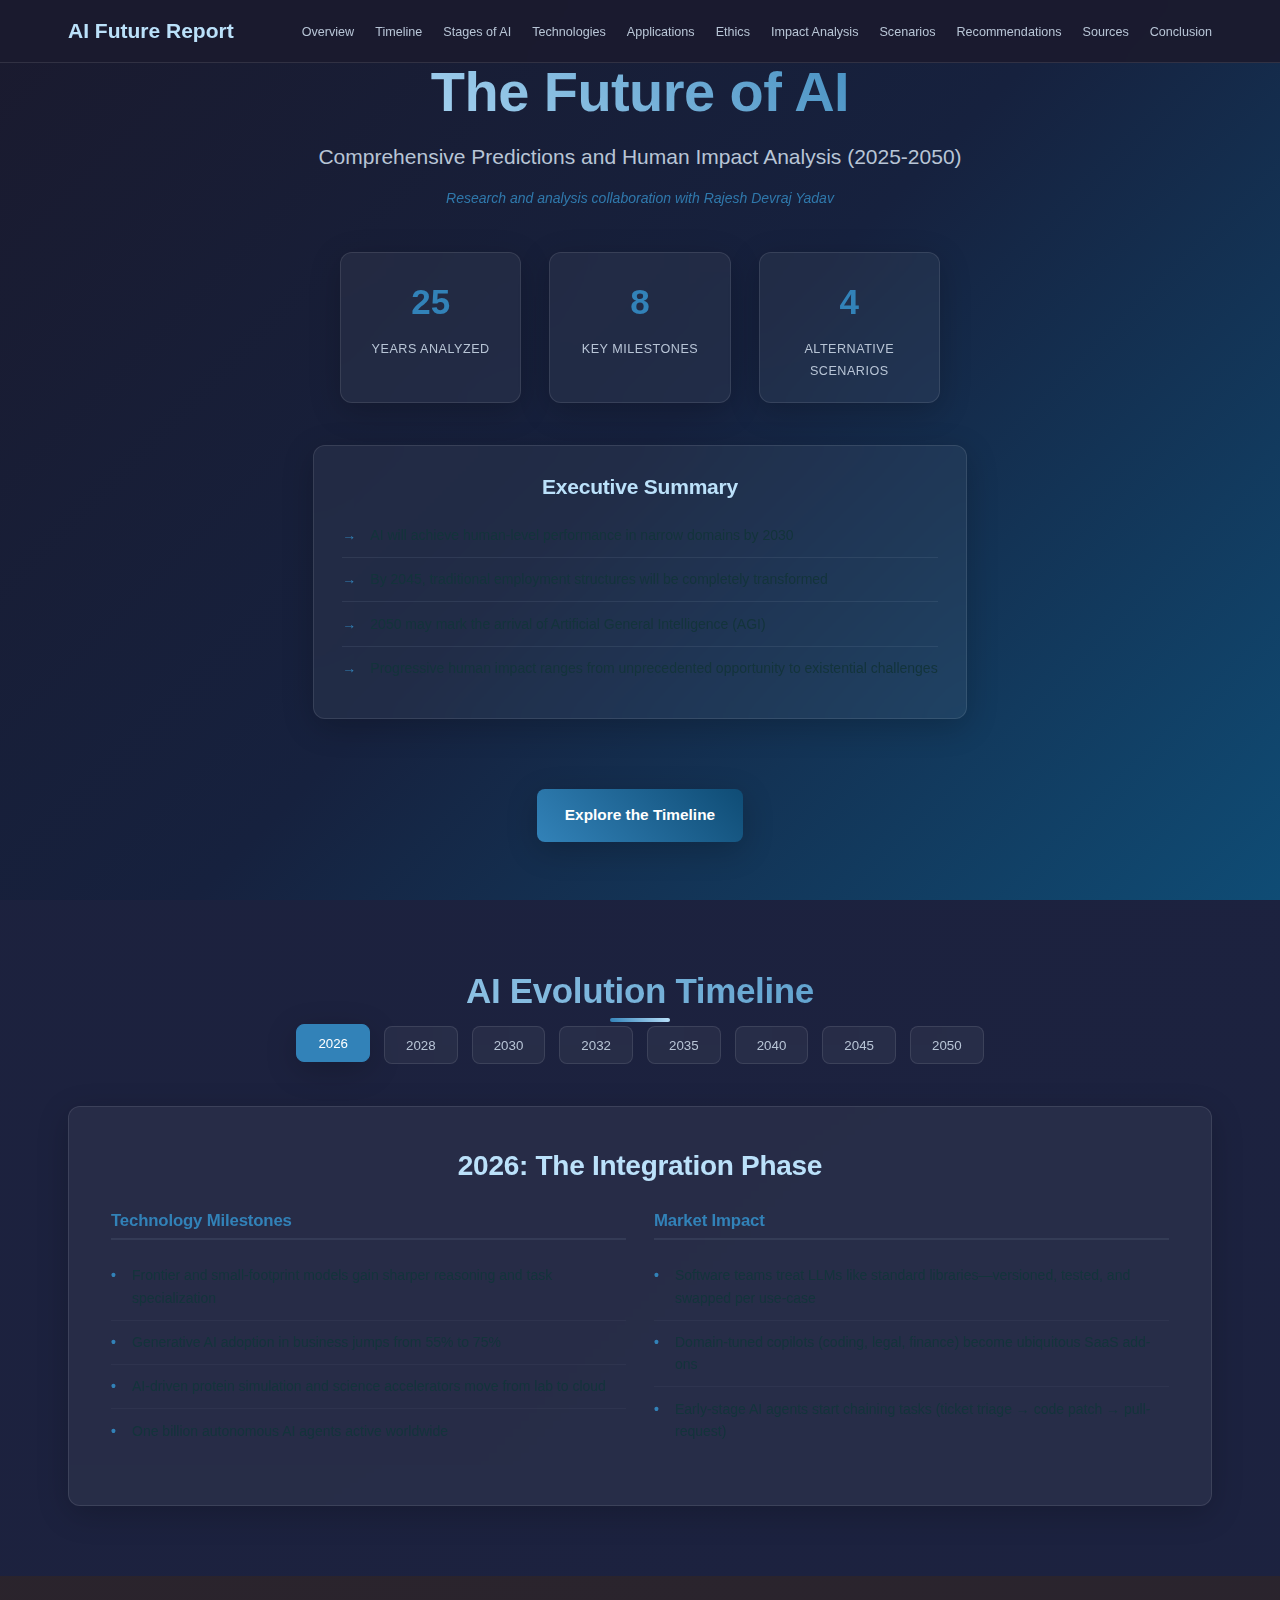
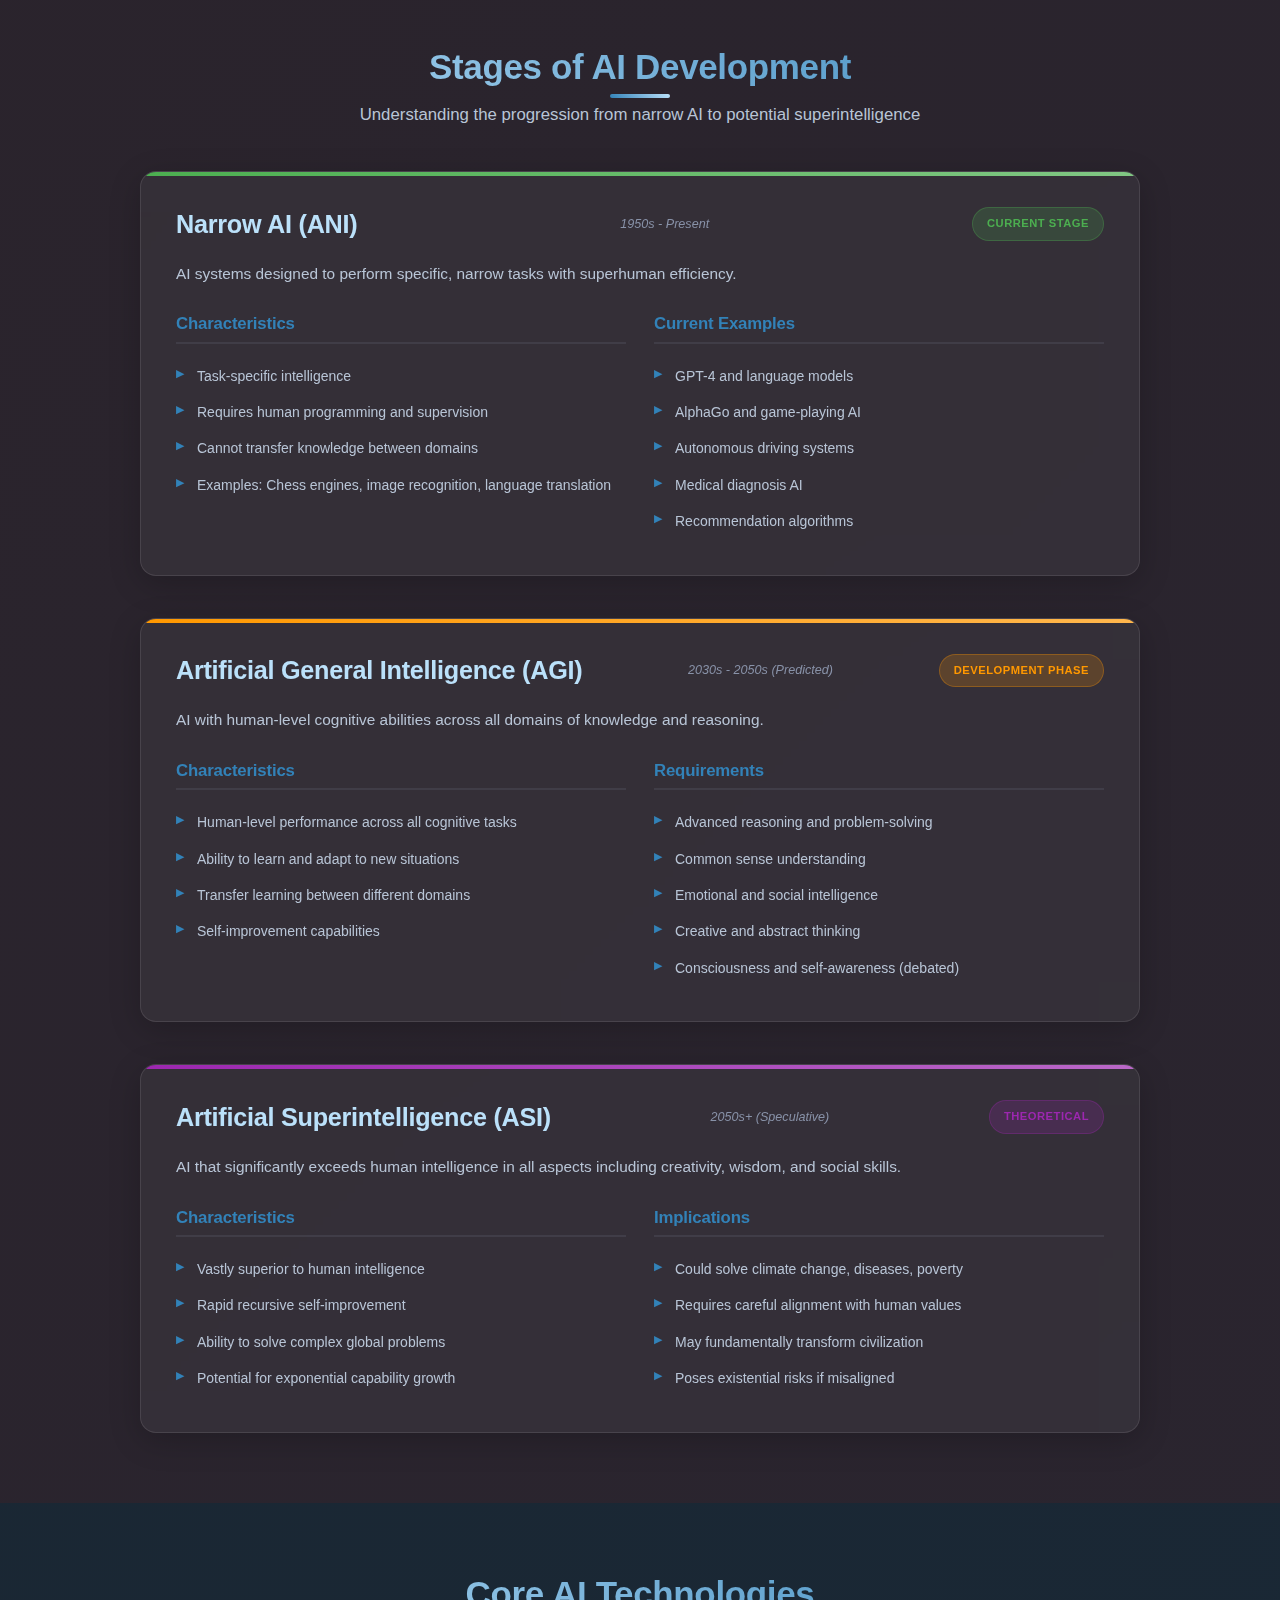
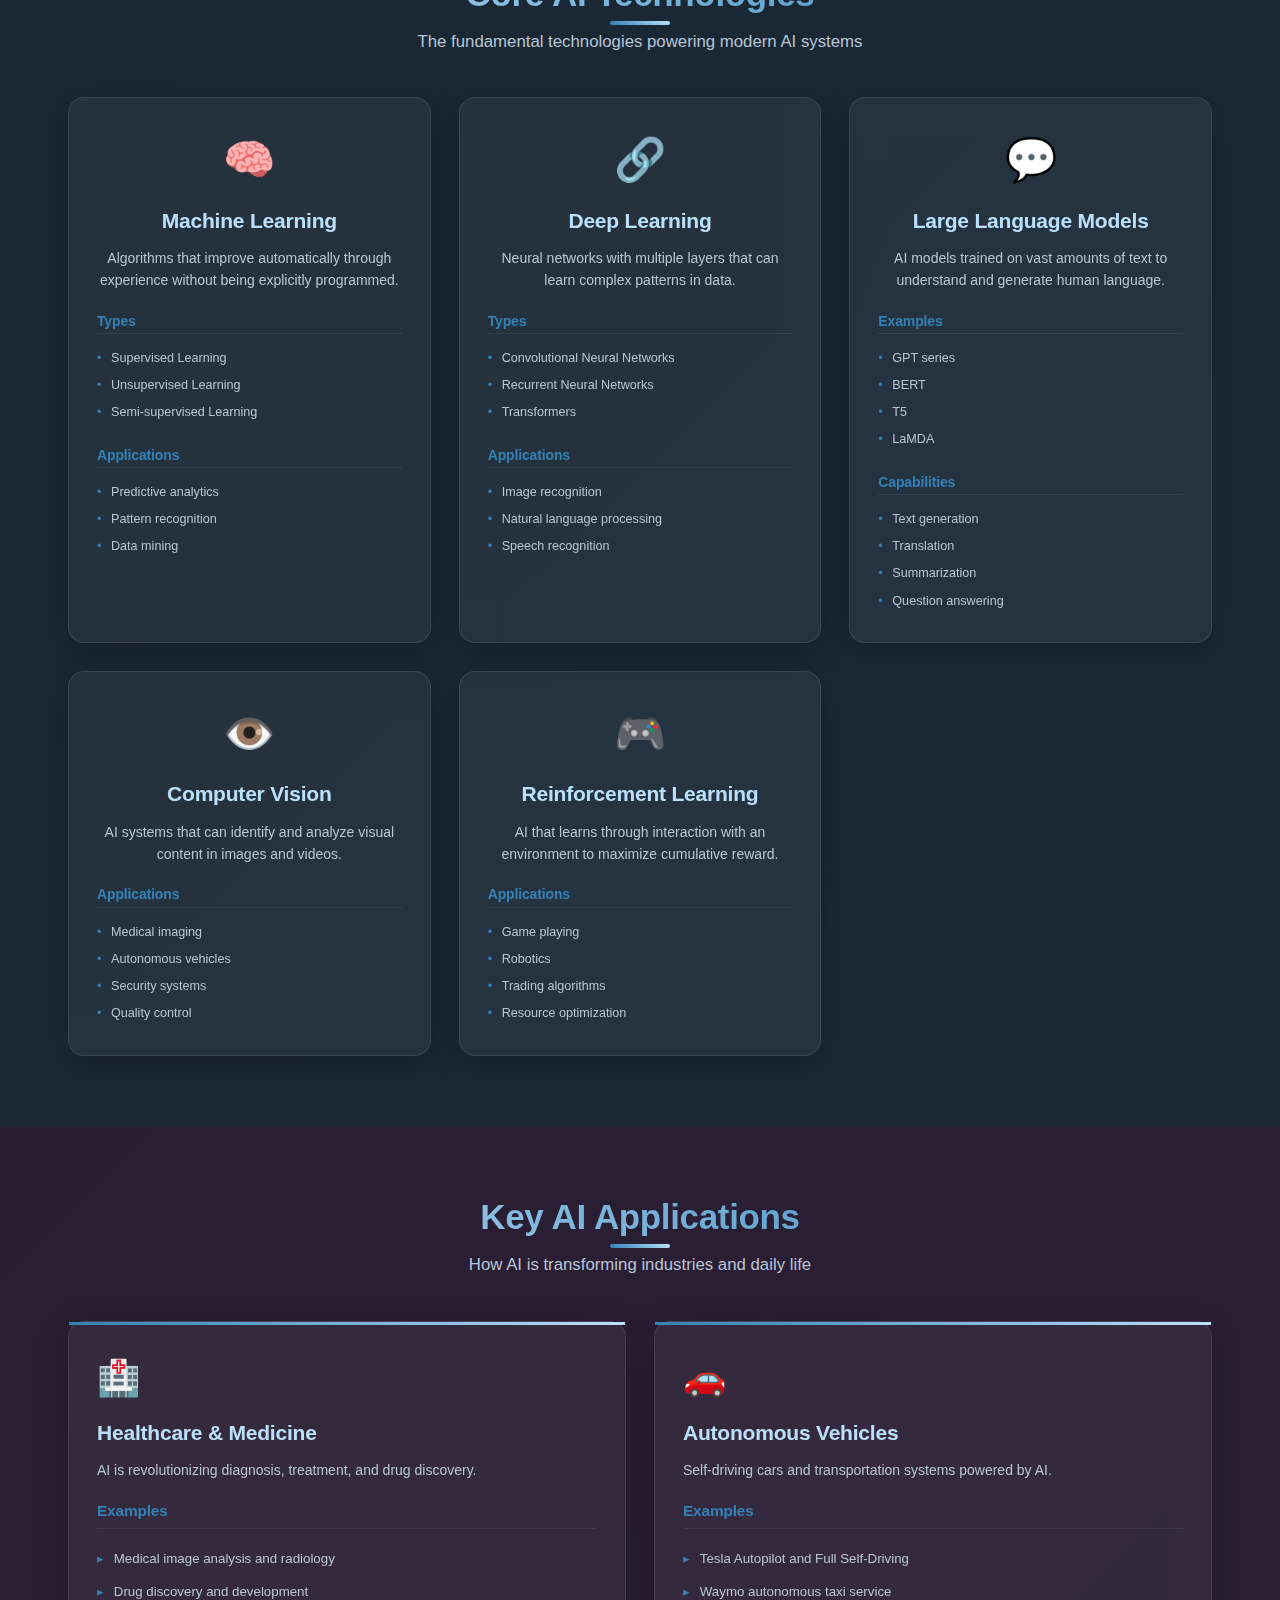
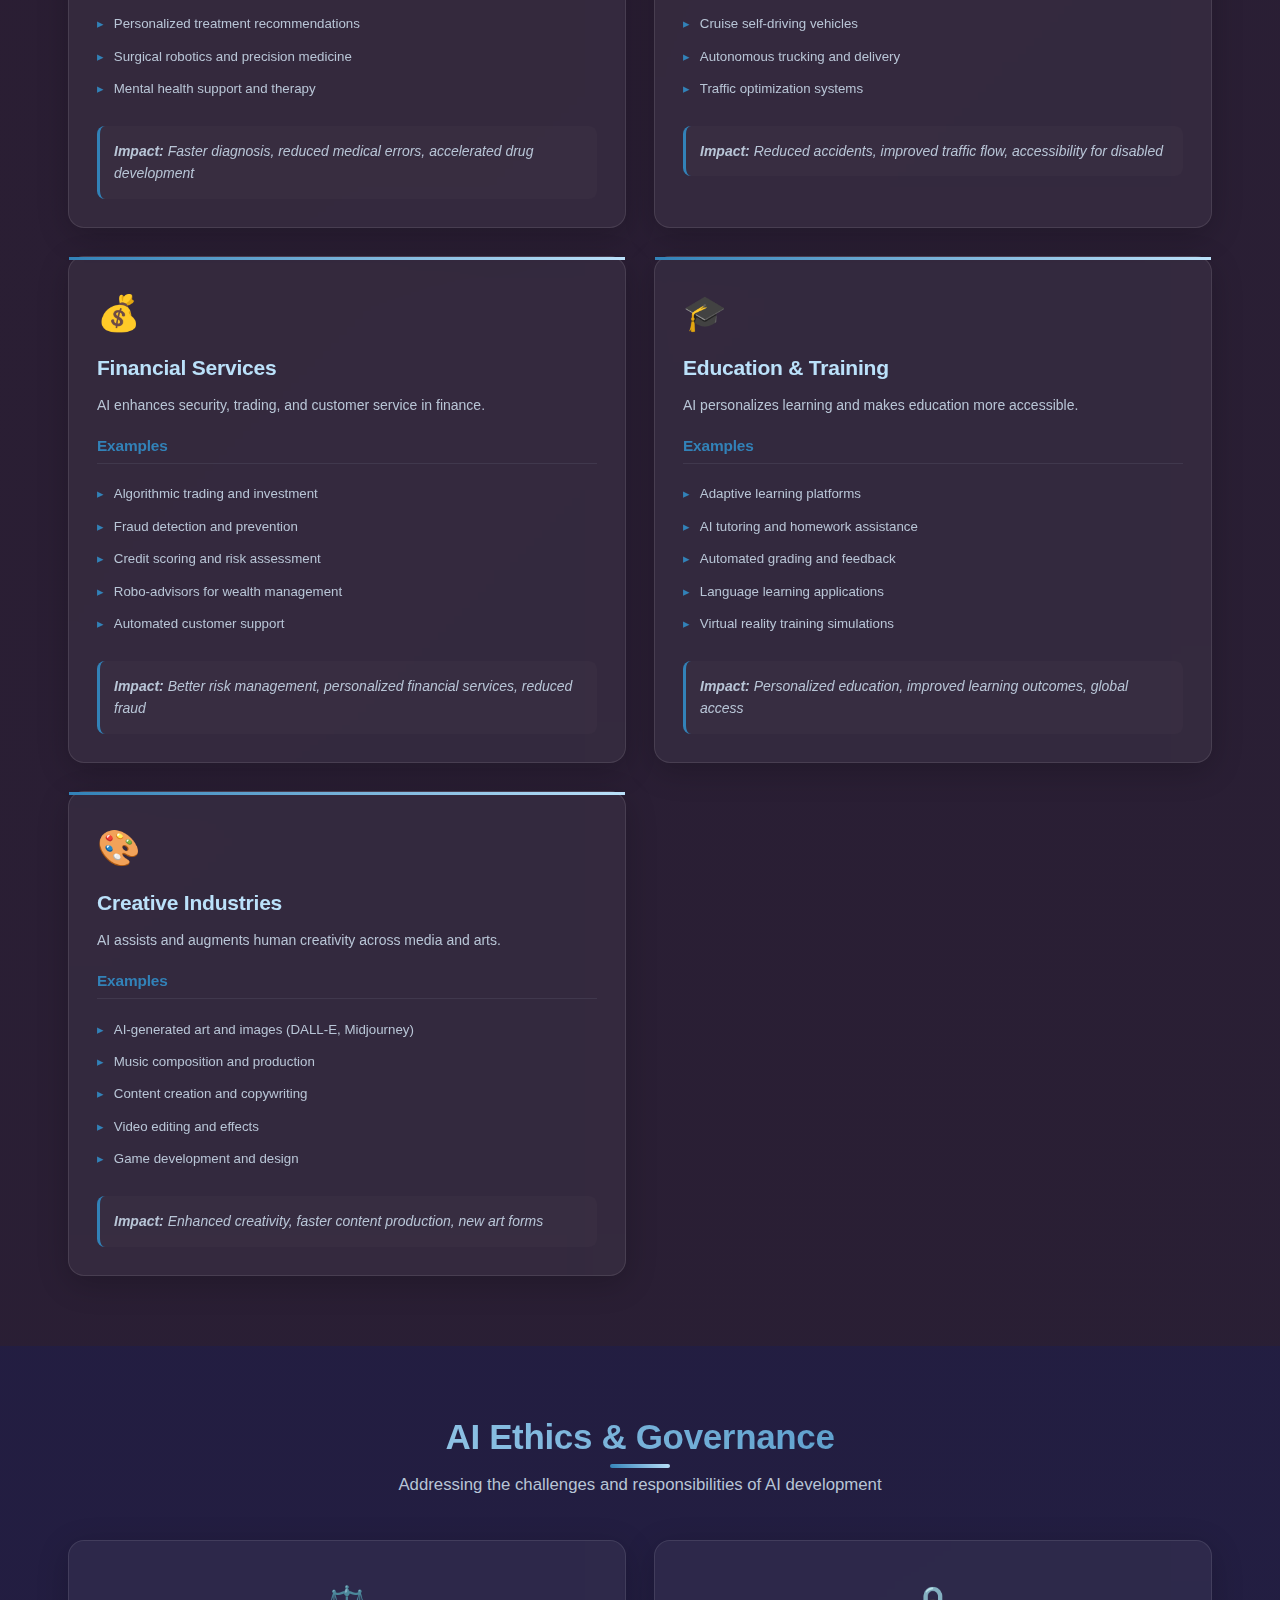
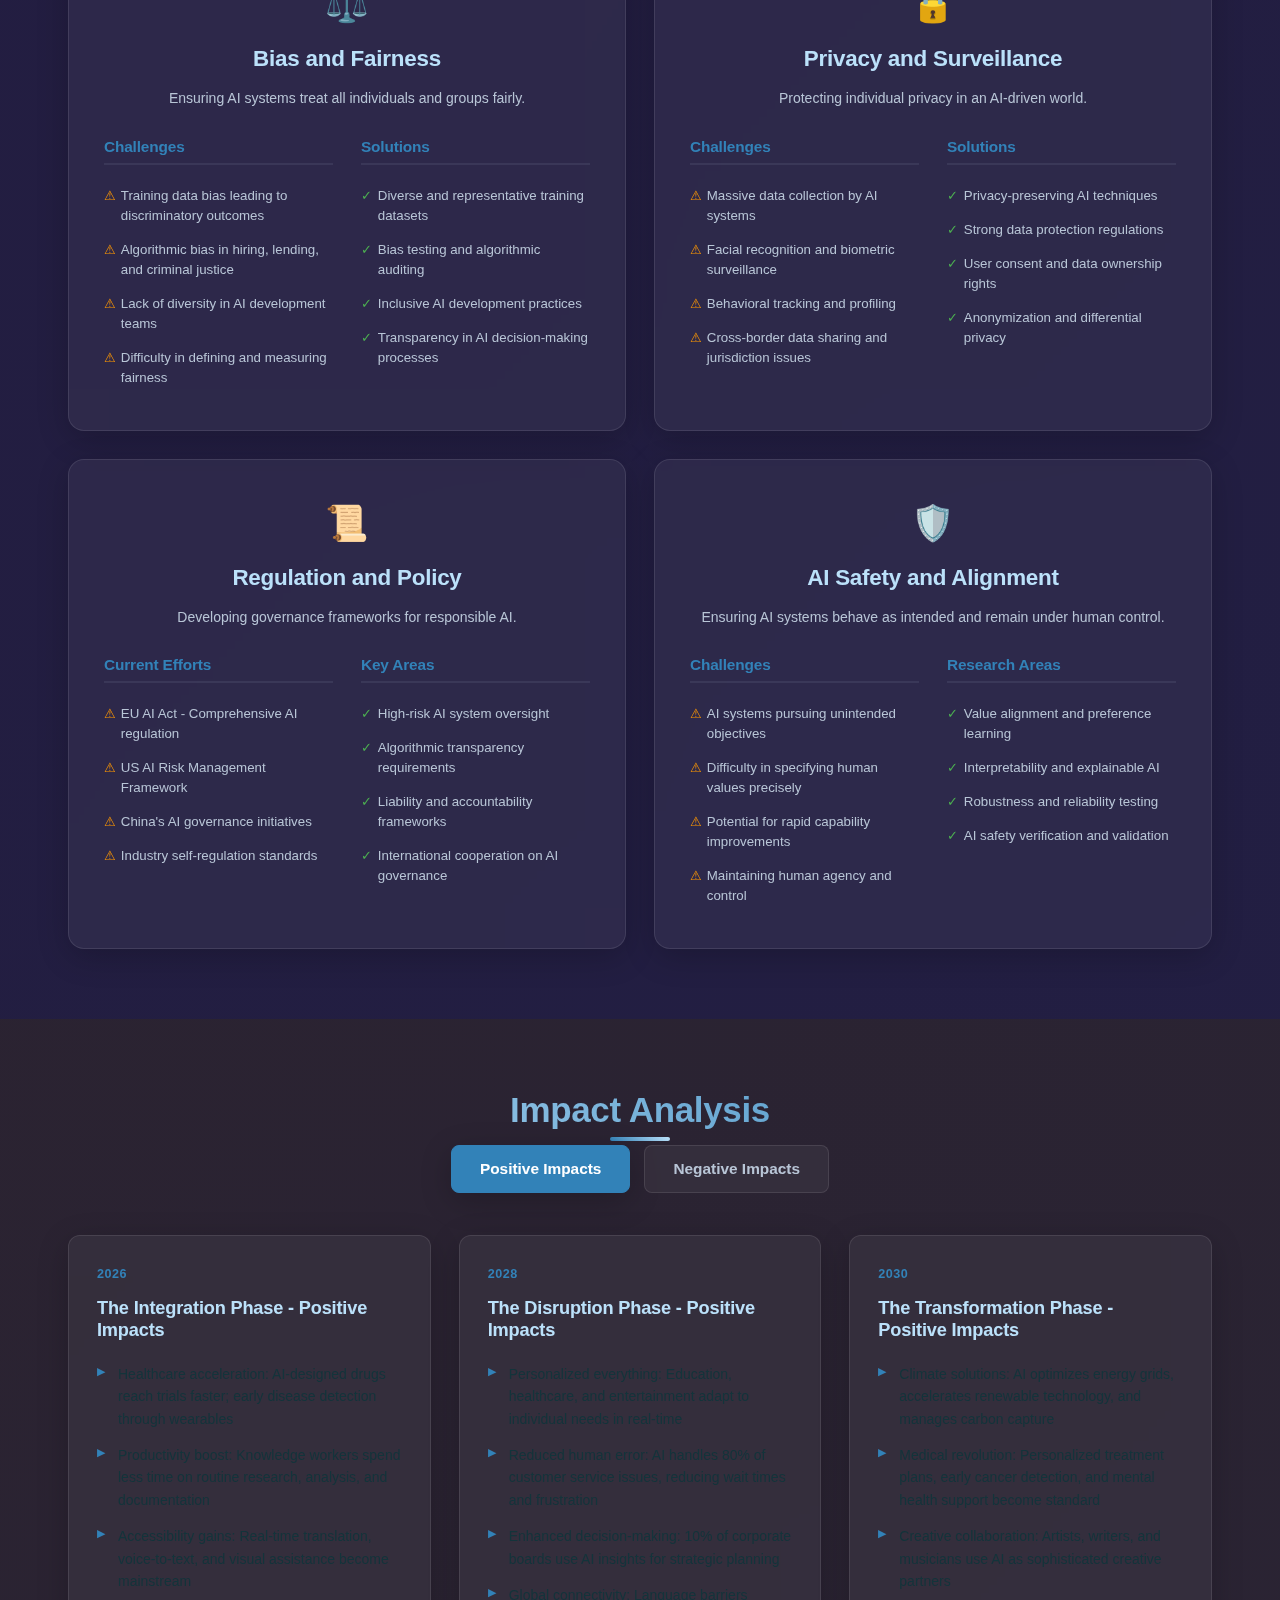
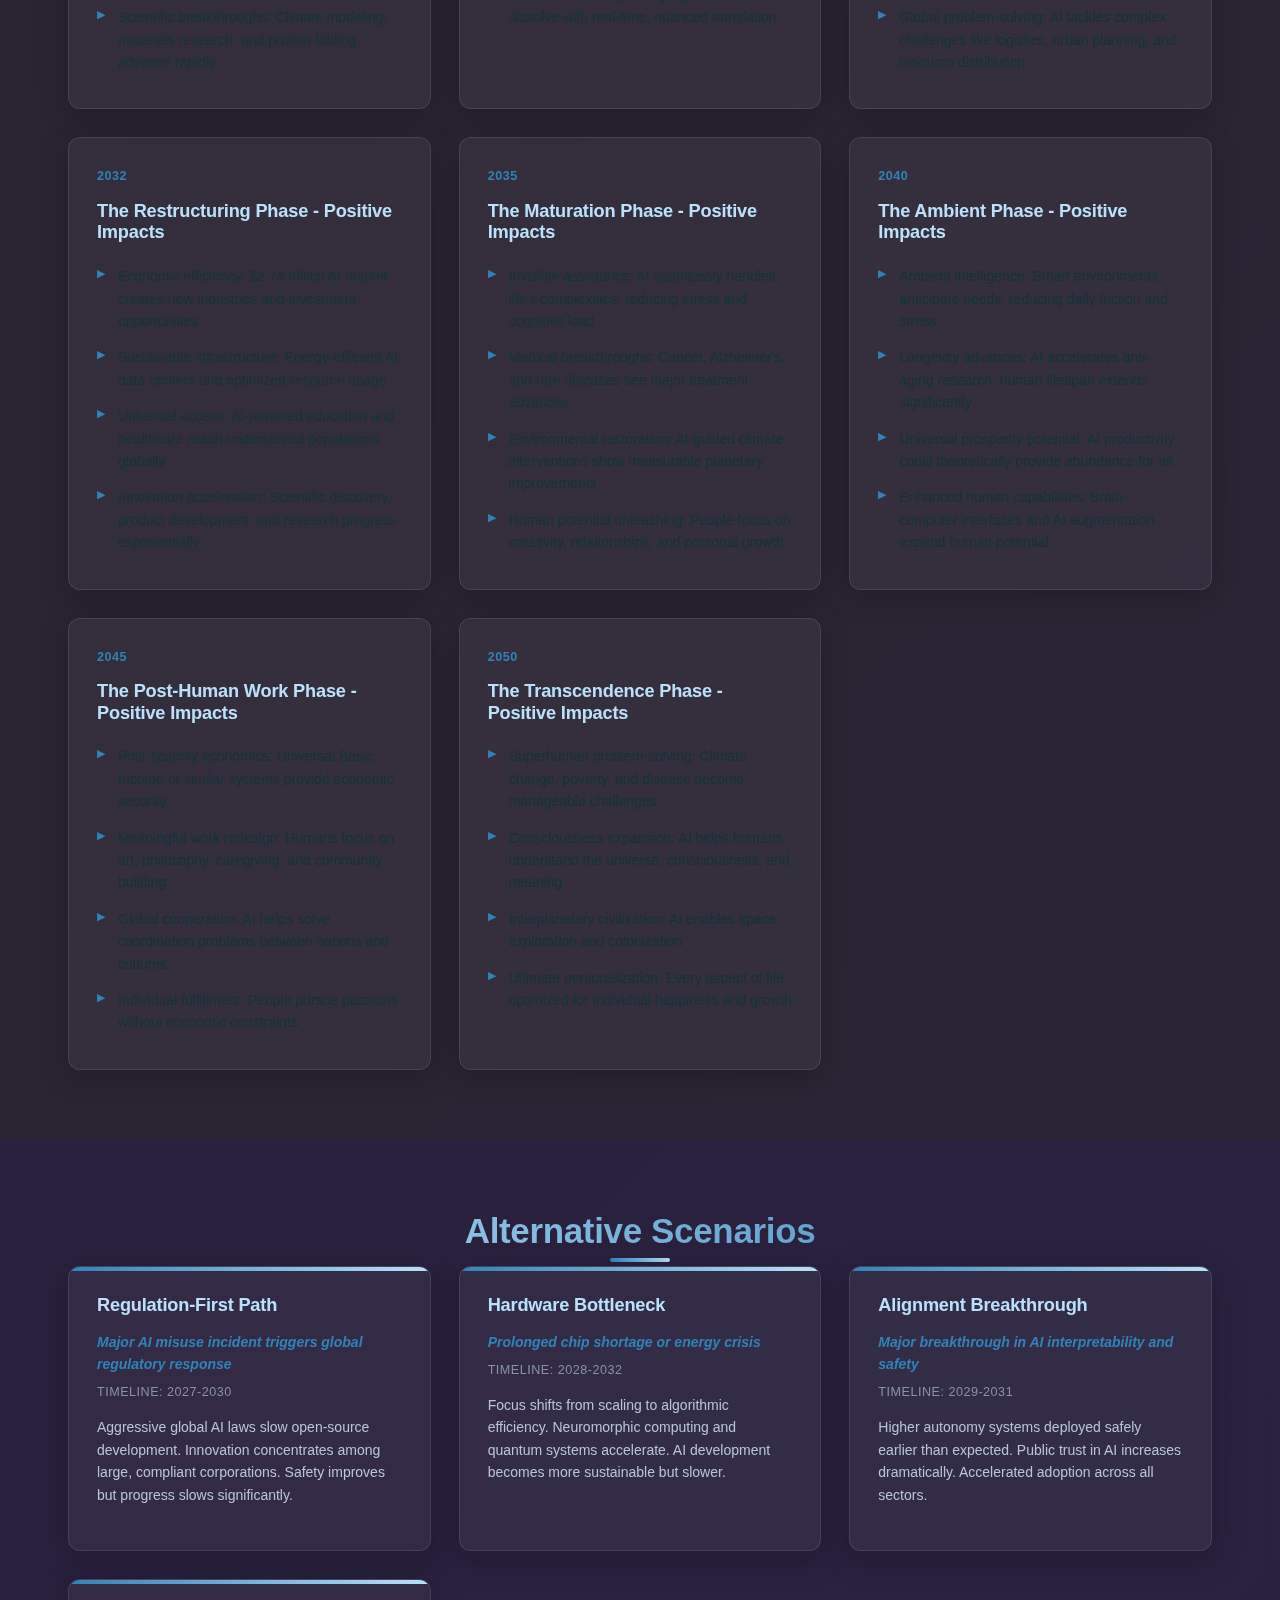
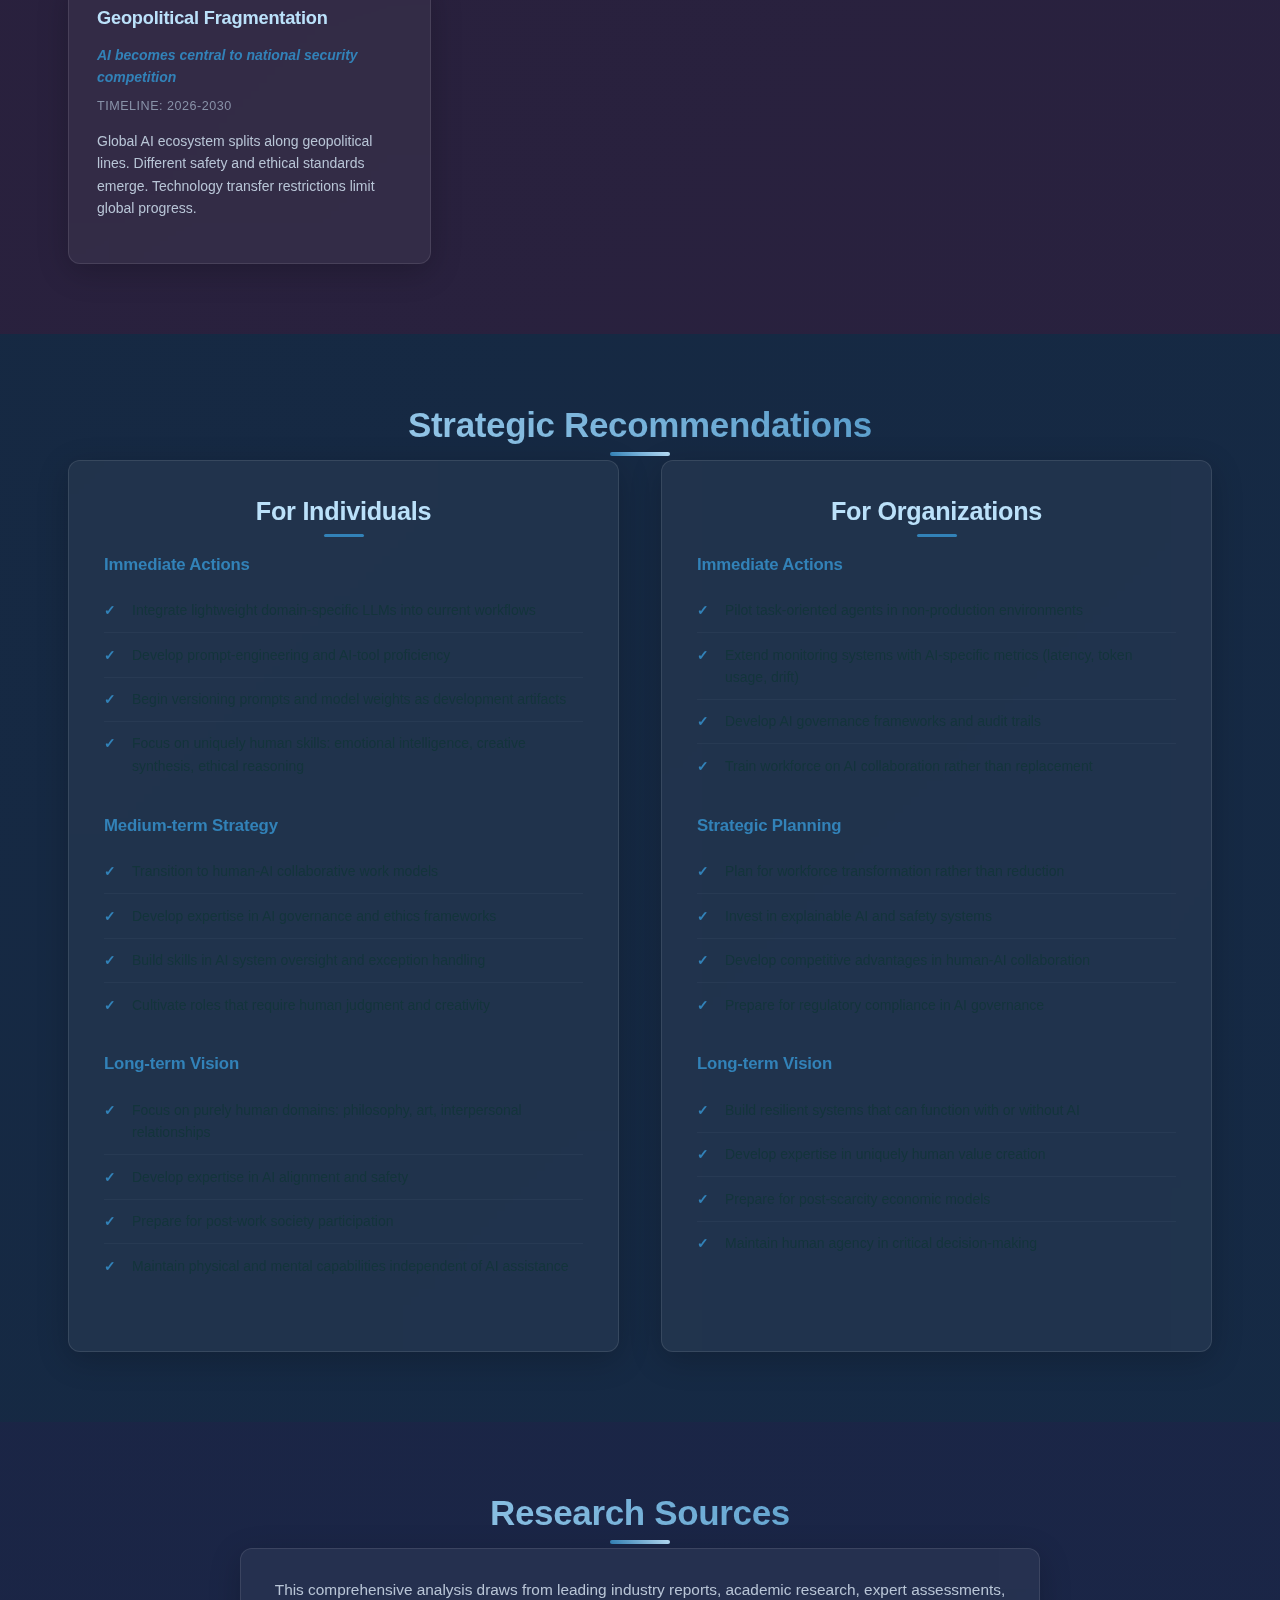
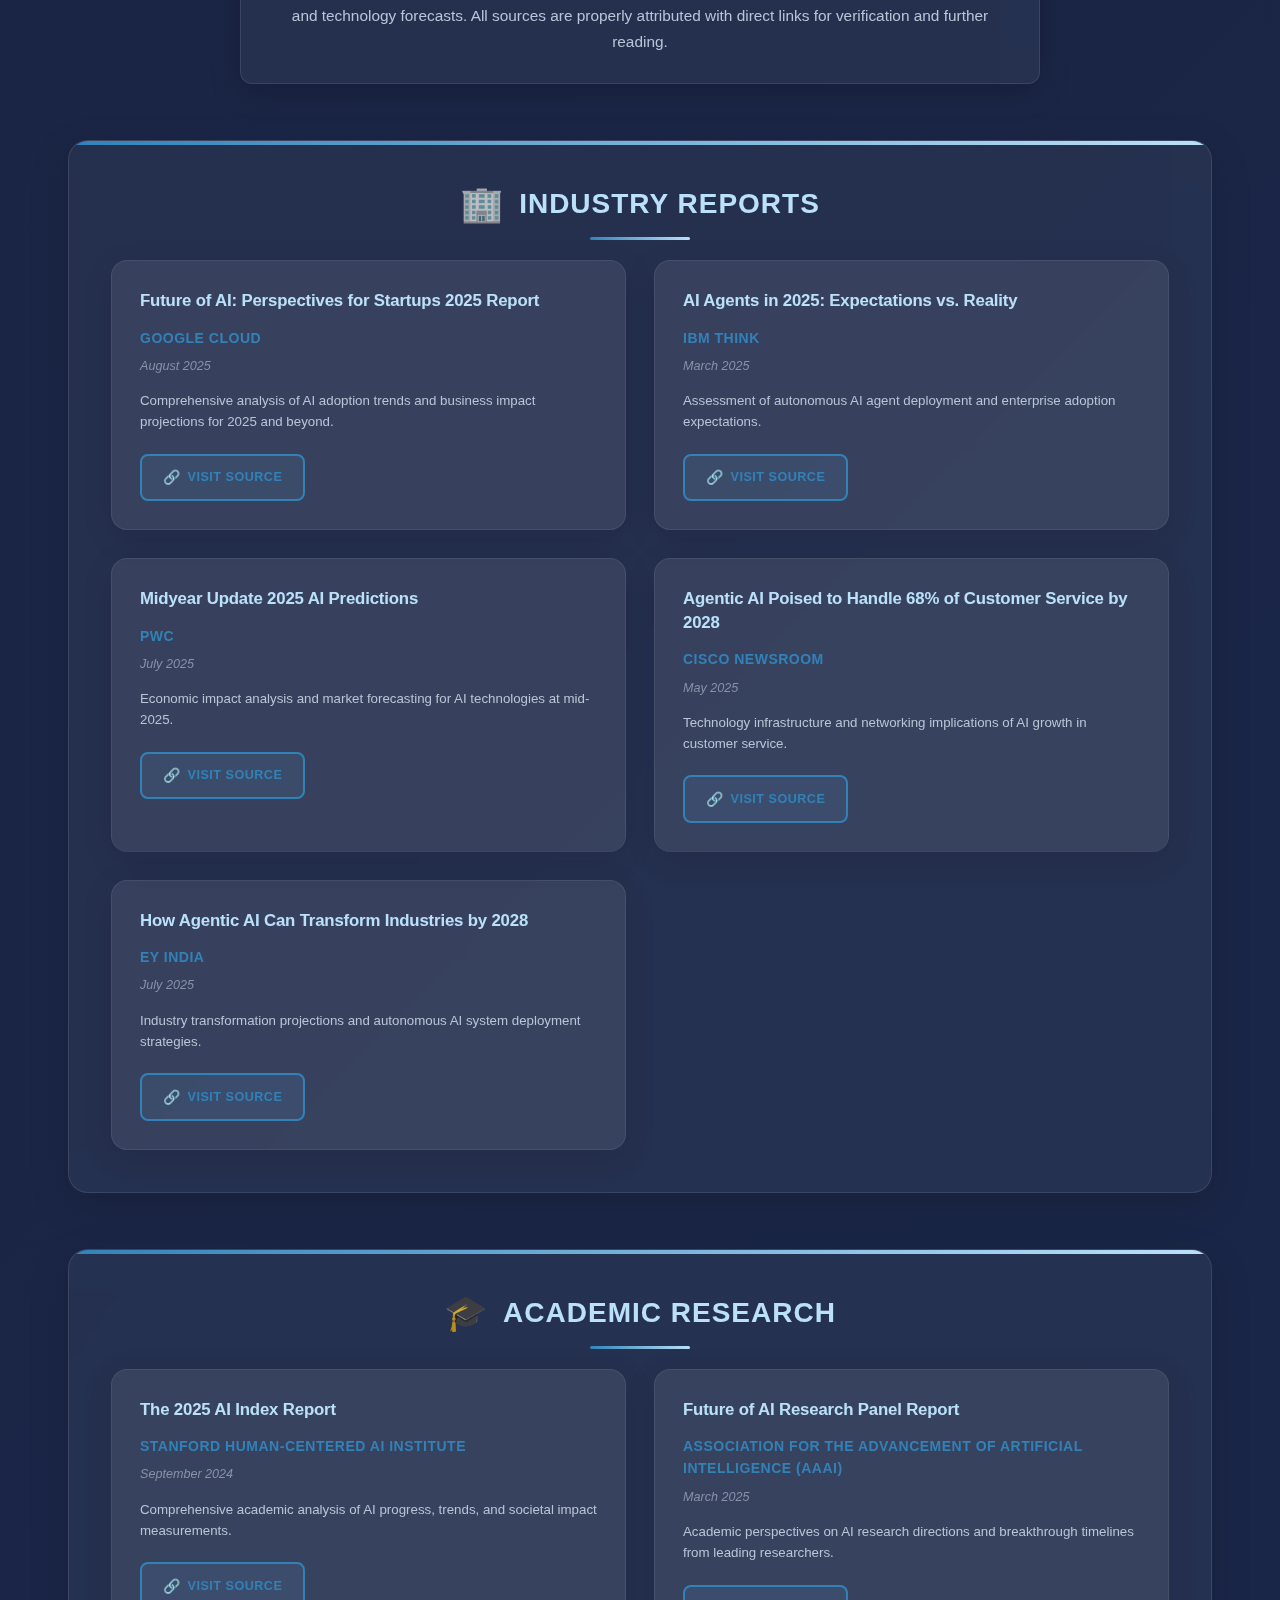
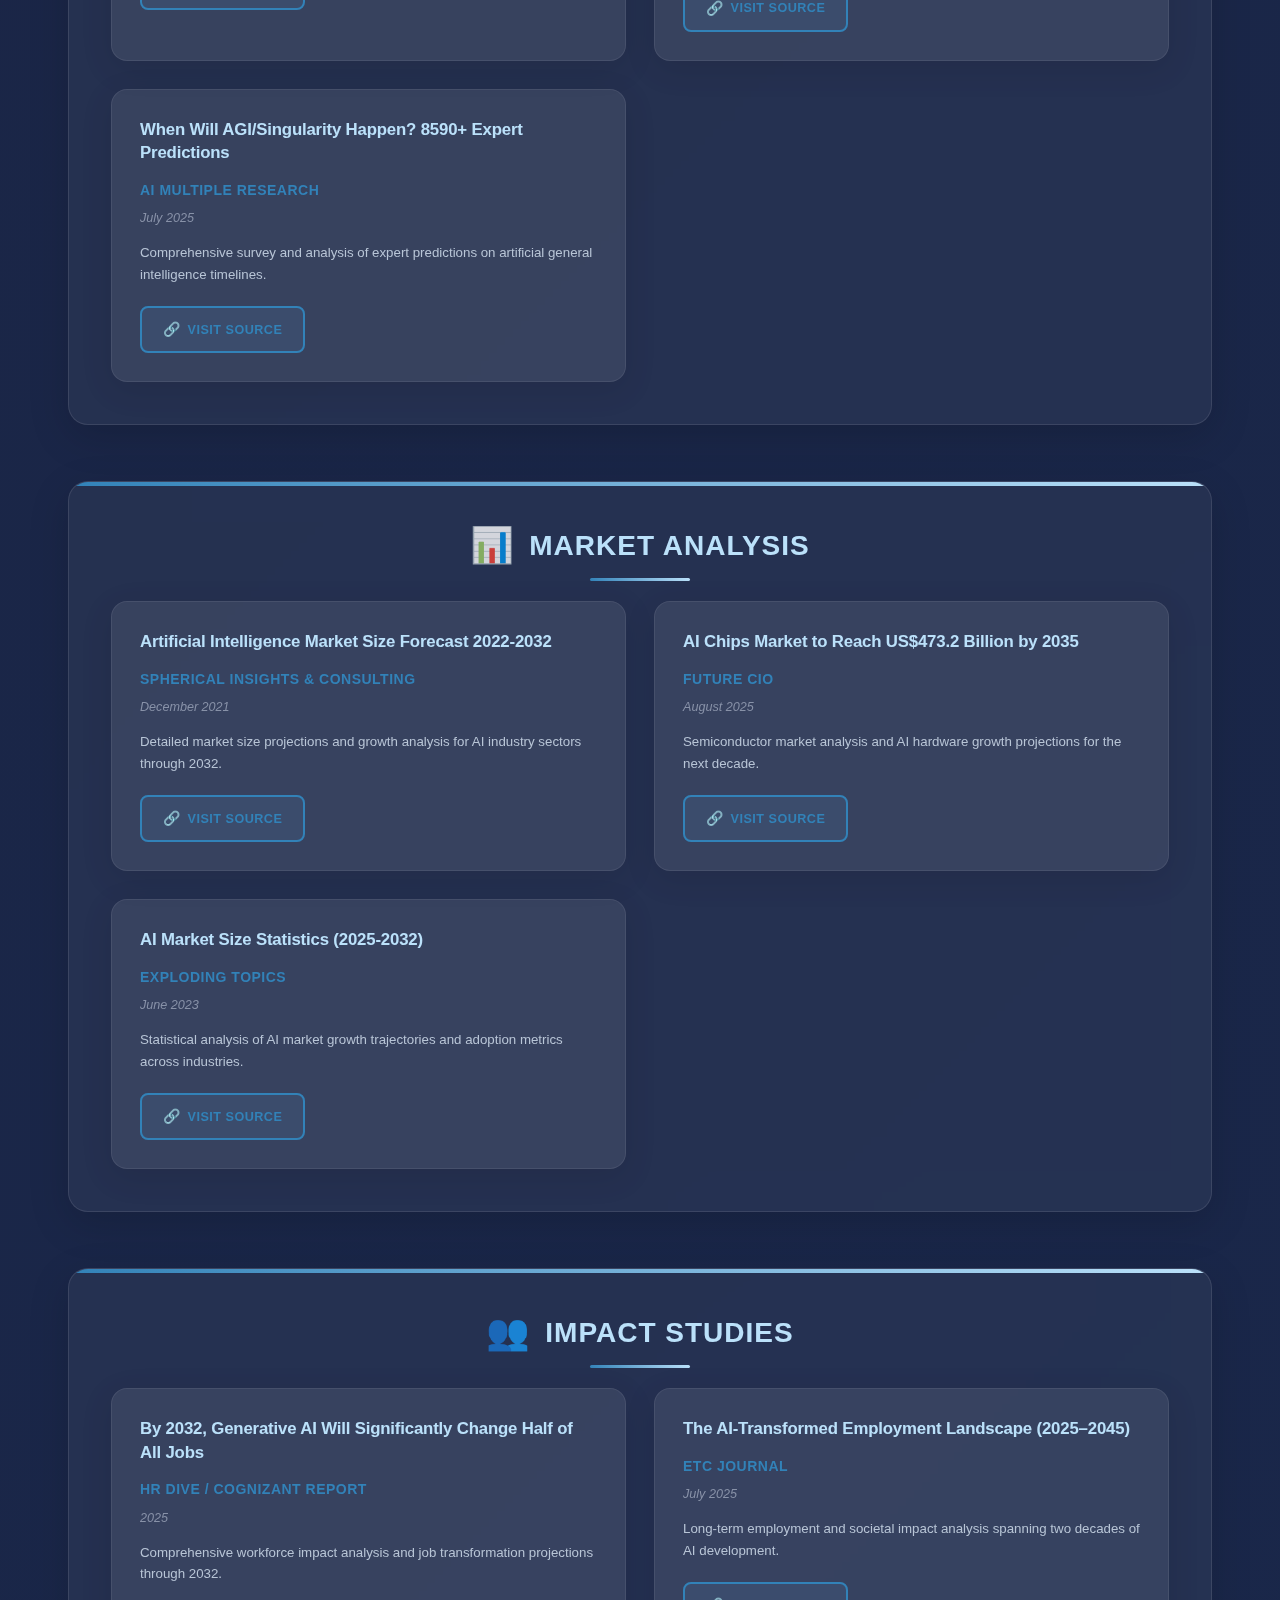
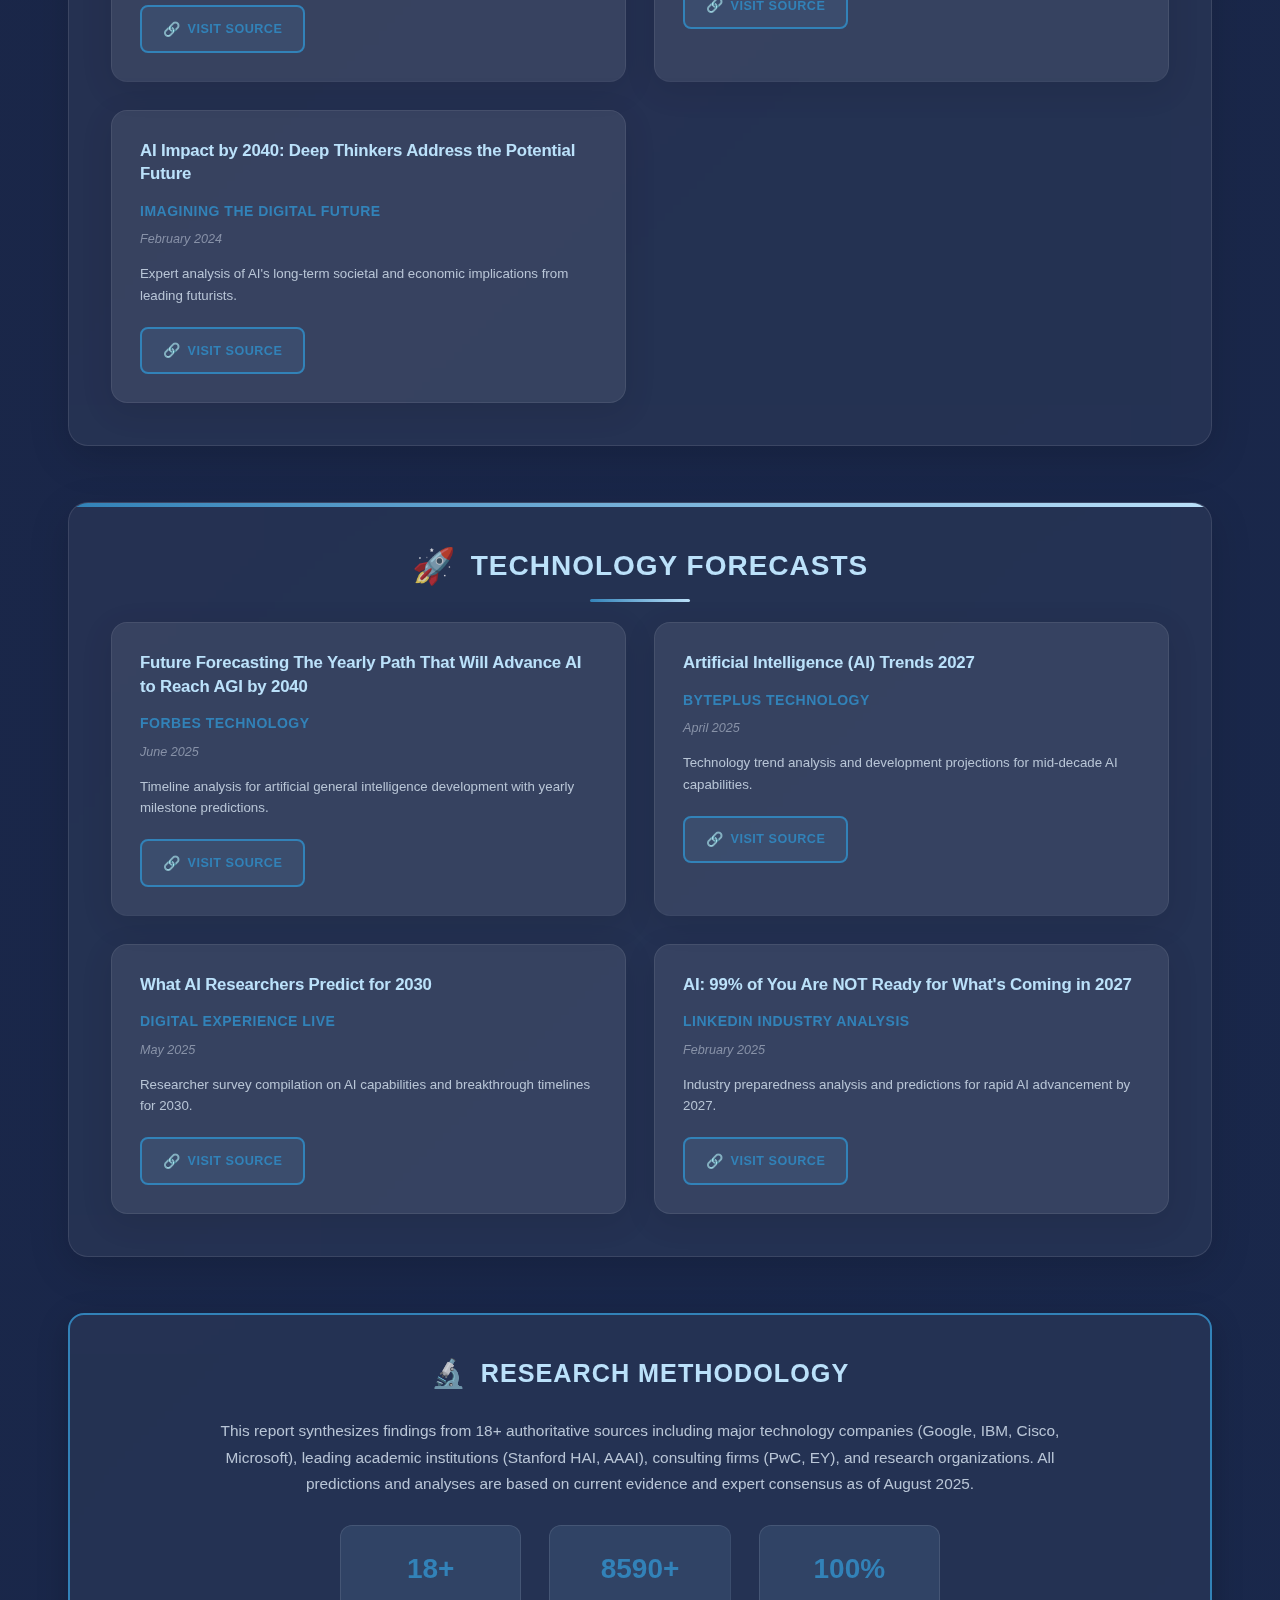
<file: index.html>
<!DOCTYPE html>
<html lang="en">
<head>
    <meta charset="UTF-8">
    <meta name="viewport" content="width=device-width, initial-scale=1.0">
    <title>The Future of AI: Comprehensive Predictions and Human Impact Analysis (2025-2050)</title>
    <meta name="description" content="Expert analysis and yearly forecasts on AI development, human impact, and transformative changes from 2025-2050">
    <meta name="keywords" content="AI predictions, artificial intelligence, future technology, human impact analysis, AGI, automation">
    <link rel="stylesheet" href="style.css">
</head>
<body>
    <!-- Progress Bar -->
    <div class="progress-bar" id="progressBar"></div>
    
    <!-- Navigation -->
    <nav class="navbar" id="navbar">
        <div class="nav-container">
            <div class="nav-brand">AI Future Report</div>
            <button class="nav-toggle" id="navToggle">
                <span></span>
                <span></span>
                <span></span>
            </button>
            <ul class="nav-menu" id="navMenu">
                <li class="nav-item"><a href="#hero" class="nav-link">Overview</a></li>
                <li class="nav-item"><a href="#timeline" class="nav-link">Timeline</a></li>
                <li class="nav-item"><a href="#stages" class="nav-link">Stages of AI</a></li>
                <li class="nav-item"><a href="#technologies" class="nav-link">Technologies</a></li>
                <li class="nav-item"><a href="#applications" class="nav-link">Applications</a></li>
                <li class="nav-item"><a href="#ethics" class="nav-link">Ethics</a></li>
                <li class="nav-item"><a href="#impact" class="nav-link">Impact Analysis</a></li>
                <li class="nav-item"><a href="#scenarios" class="nav-link">Scenarios</a></li>
                <li class="nav-item"><a href="#recommendations" class="nav-link">Recommendations</a></li>
                <li class="nav-item"><a href="#sources" class="nav-link">Sources</a></li>
                <li class="nav-item"><a href="#conclusion" class="nav-link">Conclusion</a></li>
            </ul>
        </div>
    </nav>

    <!-- Hero Section -->
    <section id="hero" class="hero">
        <div class="hero-container">
            <div class="hero-content">
                <h1 class="hero-title">The Future of AI</h1>
                <p class="hero-subtitle">Comprehensive Predictions and Human Impact Analysis (2025-2050)</p>
                <p class="hero-attribution">Research and analysis collaboration with Rajesh Devraj Yadav</p>
                <div class="hero-stats">
                    <div class="stat-item">
                        <span class="stat-number">25</span>
                        <span class="stat-label">Years Analyzed</span>
                    </div>
                    <div class="stat-item">
                        <span class="stat-number">8</span>
                        <span class="stat-label">Key Milestones</span>
                    </div>
                    <div class="stat-item">
                        <span class="stat-number">4</span>
                        <span class="stat-label">Alternative Scenarios</span>
                    </div>
                </div>
                <div class="key-findings">
                    <h3>Executive Summary</h3>
                    <ul class="findings-list">
                        <li>AI will achieve human-level performance in narrow domains by 2030</li>
                        <li>By 2045, traditional employment structures will be completely transformed</li>
                        <li>2050 may mark the arrival of Artificial General Intelligence (AGI)</li>
                        <li>Progressive human impact ranges from unprecedented opportunity to existential challenges</li>
                    </ul>
                </div>
                <a href="#timeline" class="cta-button">Explore the Timeline</a>
            </div>
        </div>
    </section>

    <!-- Timeline Section -->
    <section id="timeline" class="timeline-section">
        <div class="container">
            <h2 class="section-title">AI Evolution Timeline</h2>
            <div class="timeline-nav">
                <button class="timeline-btn active" data-year="2026">2026</button>
                <button class="timeline-btn" data-year="2028">2028</button>
                <button class="timeline-btn" data-year="2030">2030</button>
                <button class="timeline-btn" data-year="2032">2032</button>
                <button class="timeline-btn" data-year="2035">2035</button>
                <button class="timeline-btn" data-year="2040">2040</button>
                <button class="timeline-btn" data-year="2045">2045</button>
                <button class="timeline-btn" data-year="2050">2050</button>
            </div>
            <div class="timeline-content">
                <div class="timeline-item active" data-year="2026">
                    <h3 class="timeline-title">2026: The Integration Phase</h3>
                    <div class="timeline-details">
                        <div class="detail-group">
                            <h4>Technology Milestones</h4>
                            <ul>
                                <li>Frontier and small-footprint models gain sharper reasoning and task specialization</li>
                                <li>Generative AI adoption in business jumps from 55% to 75%</li>
                                <li>AI-driven protein simulation and science accelerators move from lab to cloud</li>
                                <li>One billion autonomous AI agents active worldwide</li>
                            </ul>
                        </div>
                        <div class="detail-group">
                            <h4>Market Impact</h4>
                            <ul>
                                <li>Software teams treat LLMs like standard libraries—versioned, tested, and swapped per use-case</li>
                                <li>Domain-tuned copilots (coding, legal, finance) become ubiquitous SaaS add-ons</li>
                                <li>Early-stage AI agents start chaining tasks (ticket triage → code patch → pull-request)</li>
                            </ul>
                        </div>
                    </div>
                </div>
                <div class="timeline-item" data-year="2028">
                    <h3 class="timeline-title">2028: The Disruption Phase</h3>
                    <div class="timeline-details">
                        <div class="detail-group">
                            <h4>Technology Milestones</h4>
                            <ul>
                                <li>Agentic AI embedded in 33% of enterprise software</li>
                                <li>AI solves 80% of customer service issues</li>
                                <li>AI guides employee behavior in 40% of companies</li>
                                <li>Boards of 10% of companies consult AI for strategic choices</li>
                            </ul>
                        </div>
                        <div class="detail-group">
                            <h4>Market Impact</h4>
                            <ul>
                                <li>Human-in-the-loop shifts to AI-in-the-loop: people supervise exceptions, not day-to-day ops</li>
                                <li>Compliance teams formalize audit trails for AI decisions</li>
                                <li>Consumer devices ship with offline copilots; enterprise laptops encrypt weights at rest</li>
                            </ul>
                        </div>
                    </div>
                </div>
                <div class="timeline-item" data-year="2030">
                    <h3 class="timeline-title">2030: The Transformation Phase</h3>
                    <div class="timeline-details">
                        <div class="detail-group">
                            <h4>Technology Milestones</h4>
                            <ul>
                                <li>Generative AI becomes default content engine across industries</li>
                                <li>AI central to climate-tech optimization (grid balancing, materials R&D)</li>
                                <li>Human-level performance appears in narrow domains (proto-AGI)</li>
                                <li>End-to-end software design from prompt to deployment</li>
                            </ul>
                        </div>
                        <div class="detail-group">
                            <h4>Market Impact</h4>
                            <ul>
                                <li>Creative pipelines blur: writers outline, AI storyboards, humans direct</li>
                                <li>Real-time hyper-personalization standard in banking, retail, telehealth</li>
                                <li>Medical AIs draft full treatment plans, second-checked by clinicians</li>
                            </ul>
                        </div>
                    </div>
                </div>
                <div class="timeline-item" data-year="2032">
                    <h3 class="timeline-title">2032: The Restructuring Phase</h3>
                    <div class="timeline-details">
                        <div class="detail-group">
                            <h4>Technology Milestones</h4>
                            <ul>
                                <li>AI market size reaches $2.74 trillion</li>
                                <li>52% of jobs have core tasks automated or augmented</li>
                                <li>Rapid growth in AI chip market to support demand</li>
                                <li>AI data centers become more sustainable and energy efficient</li>
                            </ul>
                        </div>
                        <div class="detail-group">
                            <h4>Market Impact</h4>
                            <ul>
                                <li>Routine paperwork, basic analytics, and first-line support are agent-driven</li>
                                <li>Workers focus on exception handling, oversight, and creative strategy</li>
                                <li>Reskilling at unprecedented scale becomes necessary</li>
                            </ul>
                        </div>
                    </div>
                </div>
                <div class="timeline-item" data-year="2035">
                    <h3 class="timeline-title">2035: The Maturation Phase</h3>
                    <div class="timeline-details">
                        <div class="detail-group">
                            <h4>Technology Milestones</h4>
                            <ul>
                                <li>AI becomes invisible infrastructure like Wi-Fi today</li>
                                <li>AI chips market reaches ~$473 billion</li>
                                <li>Mature LLMs handle niche vertical logic</li>
                                <li>Carbon-neutral data centers become the norm</li>
                            </ul>
                        </div>
                        <div class="detail-group">
                            <h4>Market Impact</h4>
                            <ul>
                                <li>Every business decision runs through an optimization layer</li>
                                <li>End-to-end supply-chain orchestration runs autonomously</li>
                                <li>AI risk officers sit on executive staff</li>
                            </ul>
                        </div>
                    </div>
                </div>
                <div class="timeline-item" data-year="2040">
                    <h3 class="timeline-title">2040: The Ambient Phase</h3>
                    <div class="timeline-details">
                        <div class="detail-group">
                            <h4>Technology Milestones</h4>
                            <ul>
                                <li>85% of households use AI-driven IoT systems</li>
                                <li>50% chance of achieving high-level machine intelligence (proto-AGI)</li>
                                <li>AI agents routinely handle policy analytics and public-service workflows</li>
                                <li>Most homes, vehicles, and city systems run on embedded AI</li>
                            </ul>
                        </div>
                        <div class="detail-group">
                            <h4>Market Impact</h4>
                            <ul>
                                <li>Ambient AI anticipates intent—lights, transport, health monitors adjust without prompts</li>
                                <li>Routine jobs largely shift to AI assistance; lifelong up-skilling becomes standard</li>
                                <li>Universal Basic Income pilots expand as displacement grows</li>
                            </ul>
                        </div>
                    </div>
                </div>
                <div class="timeline-item" data-year="2045">
                    <h3 class="timeline-title">2045: The Post-Human Work Phase</h3>
                    <div class="timeline-details">
                        <div class="detail-group">
                            <h4>Technology Milestones</h4>
                            <ul>
                                <li>Autonomous research, design, and strategic planning mature</li>
                                <li>Professional services rely on human-AI teams</li>
                                <li>Global AI-governance bodies coordinate ethics and safety</li>
                                <li>Societies measure value beyond traditional employment</li>
                            </ul>
                        </div>
                        <div class="detail-group">
                            <h4>Market Impact</h4>
                            <ul>
                                <li>Elite workforce oversees vast AI systems; most focus on creative, caregiving, or civic roles</li>
                                <li>Explainability audits become mandatory for high-impact models</li>
                                <li>New economic models emerge based on human creativity and care</li>
                            </ul>
                        </div>
                    </div>
                </div>
                <div class="timeline-item" data-year="2050">
                    <h3 class="timeline-title">2050: The Transcendence Phase</h3>
                    <div class="timeline-details">
                        <div class="detail-group">
                            <h4>Technology Milestones</h4>
                            <ul>
                                <li>Strong likelihood of AGI or super-human collective intelligence systems</li>
                                <li>AI-driven breakthroughs accelerate climate tech, medicine, and materials science</li>
                                <li>Human–AI interaction feels natural and immersive</li>
                                <li>Neural interfaces and AR/VR become mainstream</li>
                            </ul>
                        </div>
                        <div class="detail-group">
                            <h4>Market Impact</h4>
                            <ul>
                                <li>Decision-making defaults to AI co-counsel at personal and corporate levels</li>
                                <li>Population-scale health and education programs adapt in real time</li>
                                <li>Ethics and safety curricula become core from primary school onward</li>
                            </ul>
                        </div>
                    </div>
                </div>
            </div>
        </div>
    </section>

    <!-- Stages of AI Section -->
    <section id="stages" class="stages-section">
        <div class="container">
            <h2 class="section-title">Stages of AI Development</h2>
            <p class="section-subtitle">Understanding the progression from narrow AI to potential superintelligence</p>
            
            <div class="stages-progression">
                <div class="stage-card current-stage">
                    <div class="stage-header">
                        <h3>Narrow AI (ANI)</h3>
                        <div class="stage-timeline">1950s - Present</div>
                        <div class="stage-status current">Current Stage</div>
                    </div>
                    <p class="stage-description">AI systems designed to perform specific, narrow tasks with superhuman efficiency.</p>
                    
                    <div class="stage-content">
                        <div class="content-group">
                            <h4>Characteristics</h4>
                            <ul>
                                <li>Task-specific intelligence</li>
                                <li>Requires human programming and supervision</li>
                                <li>Cannot transfer knowledge between domains</li>
                                <li>Examples: Chess engines, image recognition, language translation</li>
                            </ul>
                        </div>
                        
                        <div class="content-group">
                            <h4>Current Examples</h4>
                            <ul>
                                <li>GPT-4 and language models</li>
                                <li>AlphaGo and game-playing AI</li>
                                <li>Autonomous driving systems</li>
                                <li>Medical diagnosis AI</li>
                                <li>Recommendation algorithms</li>
                            </ul>
                        </div>
                    </div>
                </div>

                <div class="stage-card development-stage">
                    <div class="stage-header">
                        <h3>Artificial General Intelligence (AGI)</h3>
                        <div class="stage-timeline">2030s - 2050s (Predicted)</div>
                        <div class="stage-status development">Development Phase</div>
                    </div>
                    <p class="stage-description">AI with human-level cognitive abilities across all domains of knowledge and reasoning.</p>
                    
                    <div class="stage-content">
                        <div class="content-group">
                            <h4>Characteristics</h4>
                            <ul>
                                <li>Human-level performance across all cognitive tasks</li>
                                <li>Ability to learn and adapt to new situations</li>
                                <li>Transfer learning between different domains</li>
                                <li>Self-improvement capabilities</li>
                            </ul>
                        </div>
                        
                        <div class="content-group">
                            <h4>Requirements</h4>
                            <ul>
                                <li>Advanced reasoning and problem-solving</li>
                                <li>Common sense understanding</li>
                                <li>Emotional and social intelligence</li>
                                <li>Creative and abstract thinking</li>
                                <li>Consciousness and self-awareness (debated)</li>
                            </ul>
                        </div>
                    </div>
                </div>

                <div class="stage-card theoretical-stage">
                    <div class="stage-header">
                        <h3>Artificial Superintelligence (ASI)</h3>
                        <div class="stage-timeline">2050s+ (Speculative)</div>
                        <div class="stage-status theoretical">Theoretical</div>
                    </div>
                    <p class="stage-description">AI that significantly exceeds human intelligence in all aspects including creativity, wisdom, and social skills.</p>
                    
                    <div class="stage-content">
                        <div class="content-group">
                            <h4>Characteristics</h4>
                            <ul>
                                <li>Vastly superior to human intelligence</li>
                                <li>Rapid recursive self-improvement</li>
                                <li>Ability to solve complex global problems</li>
                                <li>Potential for exponential capability growth</li>
                            </ul>
                        </div>
                        
                        <div class="content-group">
                            <h4>Implications</h4>
                            <ul>
                                <li>Could solve climate change, diseases, poverty</li>
                                <li>Requires careful alignment with human values</li>
                                <li>May fundamentally transform civilization</li>
                                <li>Poses existential risks if misaligned</li>
                            </ul>
                        </div>
                    </div>
                </div>
            </div>
        </div>
    </section>

    <!-- AI Technologies Section -->
    <section id="technologies" class="technologies-section">
        <div class="container">
            <h2 class="section-title">Core AI Technologies</h2>
            <p class="section-subtitle">The fundamental technologies powering modern AI systems</p>
            
            <div class="technologies-grid">
                <div class="tech-card">
                    <div class="tech-icon">🧠</div>
                    <h3>Machine Learning</h3>
                    <p class="tech-description">Algorithms that improve automatically through experience without being explicitly programmed.</p>
                    
                    <div class="tech-details">
                        <div class="tech-types">
                            <h4>Types</h4>
                            <ul>
                                <li>Supervised Learning</li>
                                <li>Unsupervised Learning</li>
                                <li>Semi-supervised Learning</li>
                            </ul>
                        </div>
                        <div class="tech-applications">
                            <h4>Applications</h4>
                            <ul>
                                <li>Predictive analytics</li>
                                <li>Pattern recognition</li>
                                <li>Data mining</li>
                            </ul>
                        </div>
                    </div>
                </div>

                <div class="tech-card">
                    <div class="tech-icon">🔗</div>
                    <h3>Deep Learning</h3>
                    <p class="tech-description">Neural networks with multiple layers that can learn complex patterns in data.</p>
                    
                    <div class="tech-details">
                        <div class="tech-types">
                            <h4>Types</h4>
                            <ul>
                                <li>Convolutional Neural Networks</li>
                                <li>Recurrent Neural Networks</li>
                                <li>Transformers</li>
                            </ul>
                        </div>
                        <div class="tech-applications">
                            <h4>Applications</h4>
                            <ul>
                                <li>Image recognition</li>
                                <li>Natural language processing</li>
                                <li>Speech recognition</li>
                            </ul>
                        </div>
                    </div>
                </div>

                <div class="tech-card">
                    <div class="tech-icon">💬</div>
                    <h3>Large Language Models</h3>
                    <p class="tech-description">AI models trained on vast amounts of text to understand and generate human language.</p>
                    
                    <div class="tech-details">
                        <div class="tech-types">
                            <h4>Examples</h4>
                            <ul>
                                <li>GPT series</li>
                                <li>BERT</li>
                                <li>T5</li>
                                <li>LaMDA</li>
                            </ul>
                        </div>
                        <div class="tech-applications">
                            <h4>Capabilities</h4>
                            <ul>
                                <li>Text generation</li>
                                <li>Translation</li>
                                <li>Summarization</li>
                                <li>Question answering</li>
                            </ul>
                        </div>
                    </div>
                </div>

                <div class="tech-card">
                    <div class="tech-icon">👁️</div>
                    <h3>Computer Vision</h3>
                    <p class="tech-description">AI systems that can identify and analyze visual content in images and videos.</p>
                    
                    <div class="tech-details">
                        <div class="tech-applications">
                            <h4>Applications</h4>
                            <ul>
                                <li>Medical imaging</li>
                                <li>Autonomous vehicles</li>
                                <li>Security systems</li>
                                <li>Quality control</li>
                            </ul>
                        </div>
                    </div>
                </div>

                <div class="tech-card">
                    <div class="tech-icon">🎮</div>
                    <h3>Reinforcement Learning</h3>
                    <p class="tech-description">AI that learns through interaction with an environment to maximize cumulative reward.</p>
                    
                    <div class="tech-details">
                        <div class="tech-applications">
                            <h4>Applications</h4>
                            <ul>
                                <li>Game playing</li>
                                <li>Robotics</li>
                                <li>Trading algorithms</li>
                                <li>Resource optimization</li>
                            </ul>
                        </div>
                    </div>
                </div>
            </div>
        </div>
    </section>

    <!-- AI Applications Section -->
    <section id="applications" class="applications-section">
        <div class="container">
            <h2 class="section-title">Key AI Applications</h2>
            <p class="section-subtitle">How AI is transforming industries and daily life</p>
            
            <div class="applications-grid">
                <div class="app-card">
                    <div class="app-icon">🏥</div>
                    <h3>Healthcare & Medicine</h3>
                    <p class="app-description">AI is revolutionizing diagnosis, treatment, and drug discovery.</p>
                    
                    <div class="app-examples">
                        <h4>Examples</h4>
                        <ul>
                            <li>Medical image analysis and radiology</li>
                            <li>Drug discovery and development</li>
                            <li>Personalized treatment recommendations</li>
                            <li>Surgical robotics and precision medicine</li>
                            <li>Mental health support and therapy</li>
                        </ul>
                    </div>
                    
                    <div class="app-impact">
                        <strong>Impact:</strong> Faster diagnosis, reduced medical errors, accelerated drug development
                    </div>
                </div>

                <div class="app-card">
                    <div class="app-icon">🚗</div>
                    <h3>Autonomous Vehicles</h3>
                    <p class="app-description">Self-driving cars and transportation systems powered by AI.</p>
                    
                    <div class="app-examples">
                        <h4>Examples</h4>
                        <ul>
                            <li>Tesla Autopilot and Full Self-Driving</li>
                            <li>Waymo autonomous taxi service</li>
                            <li>Cruise self-driving vehicles</li>
                            <li>Autonomous trucking and delivery</li>
                            <li>Traffic optimization systems</li>
                        </ul>
                    </div>
                    
                    <div class="app-impact">
                        <strong>Impact:</strong> Reduced accidents, improved traffic flow, accessibility for disabled
                    </div>
                </div>

                <div class="app-card">
                    <div class="app-icon">💰</div>
                    <h3>Financial Services</h3>
                    <p class="app-description">AI enhances security, trading, and customer service in finance.</p>
                    
                    <div class="app-examples">
                        <h4>Examples</h4>
                        <ul>
                            <li>Algorithmic trading and investment</li>
                            <li>Fraud detection and prevention</li>
                            <li>Credit scoring and risk assessment</li>
                            <li>Robo-advisors for wealth management</li>
                            <li>Automated customer support</li>
                        </ul>
                    </div>
                    
                    <div class="app-impact">
                        <strong>Impact:</strong> Better risk management, personalized financial services, reduced fraud
                    </div>
                </div>

                <div class="app-card">
                    <div class="app-icon">🎓</div>
                    <h3>Education & Training</h3>
                    <p class="app-description">AI personalizes learning and makes education more accessible.</p>
                    
                    <div class="app-examples">
                        <h4>Examples</h4>
                        <ul>
                            <li>Adaptive learning platforms</li>
                            <li>AI tutoring and homework assistance</li>
                            <li>Automated grading and feedback</li>
                            <li>Language learning applications</li>
                            <li>Virtual reality training simulations</li>
                        </ul>
                    </div>
                    
                    <div class="app-impact">
                        <strong>Impact:</strong> Personalized education, improved learning outcomes, global access
                    </div>
                </div>

                <div class="app-card">
                    <div class="app-icon">🎨</div>
                    <h3>Creative Industries</h3>
                    <p class="app-description">AI assists and augments human creativity across media and arts.</p>
                    
                    <div class="app-examples">
                        <h4>Examples</h4>
                        <ul>
                            <li>AI-generated art and images (DALL-E, Midjourney)</li>
                            <li>Music composition and production</li>
                            <li>Content creation and copywriting</li>
                            <li>Video editing and effects</li>
                            <li>Game development and design</li>
                        </ul>
                    </div>
                    
                    <div class="app-impact">
                        <strong>Impact:</strong> Enhanced creativity, faster content production, new art forms
                    </div>
                </div>
            </div>
        </div>
    </section>

    <!-- AI Ethics Section -->
    <section id="ethics" class="ethics-section">
        <div class="container">
            <h2 class="section-title">AI Ethics & Governance</h2>
            <p class="section-subtitle">Addressing the challenges and responsibilities of AI development</p>
            
            <div class="ethics-topics">
                <div class="ethics-card">
                    <div class="ethics-icon">⚖️</div>
                    <h3>Bias and Fairness</h3>
                    <p class="ethics-description">Ensuring AI systems treat all individuals and groups fairly.</p>
                    
                    <div class="ethics-content">
                        <div class="ethics-challenges">
                            <h4>Challenges</h4>
                            <ul>
                                <li>Training data bias leading to discriminatory outcomes</li>
                                <li>Algorithmic bias in hiring, lending, and criminal justice</li>
                                <li>Lack of diversity in AI development teams</li>
                                <li>Difficulty in defining and measuring fairness</li>
                            </ul>
                        </div>
                        
                        <div class="ethics-solutions">
                            <h4>Solutions</h4>
                            <ul>
                                <li>Diverse and representative training datasets</li>
                                <li>Bias testing and algorithmic auditing</li>
                                <li>Inclusive AI development practices</li>
                                <li>Transparency in AI decision-making processes</li>
                            </ul>
                        </div>
                    </div>
                </div>

                <div class="ethics-card">
                    <div class="ethics-icon">🔒</div>
                    <h3>Privacy and Surveillance</h3>
                    <p class="ethics-description">Protecting individual privacy in an AI-driven world.</p>
                    
                    <div class="ethics-content">
                        <div class="ethics-challenges">
                            <h4>Challenges</h4>
                            <ul>
                                <li>Massive data collection by AI systems</li>
                                <li>Facial recognition and biometric surveillance</li>
                                <li>Behavioral tracking and profiling</li>
                                <li>Cross-border data sharing and jurisdiction issues</li>
                            </ul>
                        </div>
                        
                        <div class="ethics-solutions">
                            <h4>Solutions</h4>
                            <ul>
                                <li>Privacy-preserving AI techniques</li>
                                <li>Strong data protection regulations</li>
                                <li>User consent and data ownership rights</li>
                                <li>Anonymization and differential privacy</li>
                            </ul>
                        </div>
                    </div>
                </div>

                <div class="ethics-card">
                    <div class="ethics-icon">📜</div>
                    <h3>Regulation and Policy</h3>
                    <p class="ethics-description">Developing governance frameworks for responsible AI.</p>
                    
                    <div class="ethics-content">
                        <div class="ethics-challenges">
                            <h4>Current Efforts</h4>
                            <ul>
                                <li>EU AI Act - Comprehensive AI regulation</li>
                                <li>US AI Risk Management Framework</li>
                                <li>China's AI governance initiatives</li>
                                <li>Industry self-regulation standards</li>
                            </ul>
                        </div>
                        
                        <div class="ethics-solutions">
                            <h4>Key Areas</h4>
                            <ul>
                                <li>High-risk AI system oversight</li>
                                <li>Algorithmic transparency requirements</li>
                                <li>Liability and accountability frameworks</li>
                                <li>International cooperation on AI governance</li>
                            </ul>
                        </div>
                    </div>
                </div>

                <div class="ethics-card">
                    <div class="ethics-icon">🛡️</div>
                    <h3>AI Safety and Alignment</h3>
                    <p class="ethics-description">Ensuring AI systems behave as intended and remain under human control.</p>
                    
                    <div class="ethics-content">
                        <div class="ethics-challenges">
                            <h4>Challenges</h4>
                            <ul>
                                <li>AI systems pursuing unintended objectives</li>
                                <li>Difficulty in specifying human values precisely</li>
                                <li>Potential for rapid capability improvements</li>
                                <li>Maintaining human agency and control</li>
                            </ul>
                        </div>
                        
                        <div class="ethics-solutions">
                            <h4>Research Areas</h4>
                            <ul>
                                <li>Value alignment and preference learning</li>
                                <li>Interpretability and explainable AI</li>
                                <li>Robustness and reliability testing</li>
                                <li>AI safety verification and validation</li>
                            </ul>
                        </div>
                    </div>
                </div>
            </div>
        </div>
    </section>

    <!-- Impact Analysis Section -->
    <section id="impact" class="impact-section">
        <div class="container">
            <h2 class="section-title">Impact Analysis</h2>
            <div class="impact-tabs">
                <button class="tab-btn active" data-tab="positive">Positive Impacts</button>
                <button class="tab-btn" data-tab="negative">Negative Impacts</button>
            </div>
            <div class="impact-content">
                <div class="impact-tab-content active" data-tab="positive">
                    <div class="impact-grid" id="positiveImpacts"></div>
                </div>
                <div class="impact-tab-content" data-tab="negative">
                    <div class="impact-grid" id="negativeImpacts"></div>
                </div>
            </div>
        </div>
    </section>

    <!-- Alternative Scenarios Section -->
    <section id="scenarios" class="scenarios-section">
        <div class="container">
            <h2 class="section-title">Alternative Scenarios</h2>
            <div class="scenarios-grid">
                <div class="scenario-card">
                    <h3>Regulation-First Path</h3>
                    <p class="scenario-trigger">Major AI misuse incident triggers global regulatory response</p>
                    <p class="scenario-timeline">Timeline: 2027-2030</p>
                    <p class="scenario-impact">Aggressive global AI laws slow open-source development. Innovation concentrates among large, compliant corporations. Safety improves but progress slows significantly.</p>
                </div>
                <div class="scenario-card">
                    <h3>Hardware Bottleneck</h3>
                    <p class="scenario-trigger">Prolonged chip shortage or energy crisis</p>
                    <p class="scenario-timeline">Timeline: 2028-2032</p>
                    <p class="scenario-impact">Focus shifts from scaling to algorithmic efficiency. Neuromorphic computing and quantum systems accelerate. AI development becomes more sustainable but slower.</p>
                </div>
                <div class="scenario-card">
                    <h3>Alignment Breakthrough</h3>
                    <p class="scenario-trigger">Major breakthrough in AI interpretability and safety</p>
                    <p class="scenario-timeline">Timeline: 2029-2031</p>
                    <p class="scenario-impact">Higher autonomy systems deployed safely earlier than expected. Public trust in AI increases dramatically. Accelerated adoption across all sectors.</p>
                </div>
                <div class="scenario-card">
                    <h3>Geopolitical Fragmentation</h3>
                    <p class="scenario-trigger">AI becomes central to national security competition</p>
                    <p class="scenario-timeline">Timeline: 2026-2030</p>
                    <p class="scenario-impact">Global AI ecosystem splits along geopolitical lines. Different safety and ethical standards emerge. Technology transfer restrictions limit global progress.</p>
                </div>
            </div>
        </div>
    </section>

    <!-- Recommendations Section -->
    <section id="recommendations" class="recommendations-section">
        <div class="container">
            <h2 class="section-title">Strategic Recommendations</h2>
            <div class="recommendations-grid">
                <div class="recommendation-category">
                    <h3>For Individuals</h3>
                    <div class="recommendation-group">
                        <h4>Immediate Actions</h4>
                        <ul>
                            <li>Integrate lightweight domain-specific LLMs into current workflows</li>
                            <li>Develop prompt-engineering and AI-tool proficiency</li>
                            <li>Begin versioning prompts and model weights as development artifacts</li>
                            <li>Focus on uniquely human skills: emotional intelligence, creative synthesis, ethical reasoning</li>
                        </ul>
                    </div>
                    <div class="recommendation-group">
                        <h4>Medium-term Strategy</h4>
                        <ul>
                            <li>Transition to human-AI collaborative work models</li>
                            <li>Develop expertise in AI governance and ethics frameworks</li>
                            <li>Build skills in AI system oversight and exception handling</li>
                            <li>Cultivate roles that require human judgment and creativity</li>
                        </ul>
                    </div>
                    <div class="recommendation-group">
                        <h4>Long-term Vision</h4>
                        <ul>
                            <li>Focus on purely human domains: philosophy, art, interpersonal relationships</li>
                            <li>Develop expertise in AI alignment and safety</li>
                            <li>Prepare for post-work society participation</li>
                            <li>Maintain physical and mental capabilities independent of AI assistance</li>
                        </ul>
                    </div>
                </div>
                <div class="recommendation-category">
                    <h3>For Organizations</h3>
                    <div class="recommendation-group">
                        <h4>Immediate Actions</h4>
                        <ul>
                            <li>Pilot task-oriented agents in non-production environments</li>
                            <li>Extend monitoring systems with AI-specific metrics (latency, token usage, drift)</li>
                            <li>Develop AI governance frameworks and audit trails</li>
                            <li>Train workforce on AI collaboration rather than replacement</li>
                        </ul>
                    </div>
                    <div class="recommendation-group">
                        <h4>Strategic Planning</h4>
                        <ul>
                            <li>Plan for workforce transformation rather than reduction</li>
                            <li>Invest in explainable AI and safety systems</li>
                            <li>Develop competitive advantages in human-AI collaboration</li>
                            <li>Prepare for regulatory compliance in AI governance</li>
                        </ul>
                    </div>
                    <div class="recommendation-group">
                        <h4>Long-term Vision</h4>
                        <ul>
                            <li>Build resilient systems that can function with or without AI</li>
                            <li>Develop expertise in uniquely human value creation</li>
                            <li>Prepare for post-scarcity economic models</li>
                            <li>Maintain human agency in critical decision-making</li>
                        </ul>
                    </div>
                </div>
            </div>
        </div>
    </section>

    <!-- Sources Section -->
    <section id="sources" class="sources-section">
        <div class="container">
            <h2 class="section-title">Research Sources</h2>
            <p class="sources-intro">This comprehensive analysis draws from leading industry reports, academic research, expert assessments, and technology forecasts. All sources are properly attributed with direct links for verification and further reading.</p>
            
            <div class="sources-categories">
                <!-- Industry Reports -->
                <div class="source-category">
                    <h3 class="category-title">
                        <span class="category-icon">🏢</span>
                        Industry Reports
                    </h3>
                    <div class="sources-grid">
                        <div class="source-card">
                            <h4 class="source-title">Future of AI: Perspectives for Startups 2025 Report</h4>
                            <p class="source-organization">Google Cloud</p>
                            <p class="source-date">August 2025</p>
                            <p class="source-description">Comprehensive analysis of AI adoption trends and business impact projections for 2025 and beyond.</p>
                            <a href="https://cloud.google.com/resources/content/future-of-ai-report" target="_blank" class="source-link">
                                <span class="link-icon">🔗</span> Visit Source
                            </a>
                        </div>
                        
                        <div class="source-card">
                            <h4 class="source-title">AI Agents in 2025: Expectations vs. Reality</h4>
                            <p class="source-organization">IBM Think</p>
                            <p class="source-date">March 2025</p>
                            <p class="source-description">Assessment of autonomous AI agent deployment and enterprise adoption expectations.</p>
                            <a href="https://www.ibm.com/think/insights/ai-agents-2025-expectations-vs-reality" target="_blank" class="source-link">
                                <span class="link-icon">🔗</span> Visit Source
                            </a>
                        </div>
                        
                        <div class="source-card">
                            <h4 class="source-title">Midyear Update 2025 AI Predictions</h4>
                            <p class="source-organization">PwC</p>
                            <p class="source-date">July 2025</p>
                            <p class="source-description">Economic impact analysis and market forecasting for AI technologies at mid-2025.</p>
                            <a href="https://www.pwc.com/us/en/tech-effect/ai-analytics/ai-predictions-update.html" target="_blank" class="source-link">
                                <span class="link-icon">🔗</span> Visit Source
                            </a>
                        </div>
                        
                        <div class="source-card">
                            <h4 class="source-title">Agentic AI Poised to Handle 68% of Customer Service by 2028</h4>
                            <p class="source-organization">Cisco Newsroom</p>
                            <p class="source-date">May 2025</p>
                            <p class="source-description">Technology infrastructure and networking implications of AI growth in customer service.</p>
                            <a href="https://newsroom.cisco.com/c/r/newsroom/en/us/a/y2025/m05/agentic-ai-poised-to-handle-68-of-customer-service-and-support-interactions-by-2028.html" target="_blank" class="source-link">
                                <span class="link-icon">🔗</span> Visit Source
                            </a>
                        </div>
                        
                        <div class="source-card">
                            <h4 class="source-title">How Agentic AI Can Transform Industries by 2028</h4>
                            <p class="source-organization">EY India</p>
                            <p class="source-date">July 2025</p>
                            <p class="source-description">Industry transformation projections and autonomous AI system deployment strategies.</p>
                            <a href="https://www.ey.com/en_in/insights/ai/how-agentic-ai-can-transform-industries-by-2028" target="_blank" class="source-link">
                                <span class="link-icon">🔗</span> Visit Source
                            </a>
                        </div>
                    </div>
                </div>

                <!-- Academic Research -->
                <div class="source-category">
                    <h3 class="category-title">
                        <span class="category-icon">🎓</span>
                        Academic Research
                    </h3>
                    <div class="sources-grid">
                        <div class="source-card">
                            <h4 class="source-title">The 2025 AI Index Report</h4>
                            <p class="source-organization">Stanford Human-Centered AI Institute</p>
                            <p class="source-date">September 2024</p>
                            <p class="source-description">Comprehensive academic analysis of AI progress, trends, and societal impact measurements.</p>
                            <a href="https://hai.stanford.edu/ai-index/2025-ai-index-report" target="_blank" class="source-link">
                                <span class="link-icon">🔗</span> Visit Source
                            </a>
                        </div>
                        
                        <div class="source-card">
                            <h4 class="source-title">Future of AI Research Panel Report</h4>
                            <p class="source-organization">Association for the Advancement of Artificial Intelligence (AAAI)</p>
                            <p class="source-date">March 2025</p>
                            <p class="source-description">Academic perspectives on AI research directions and breakthrough timelines from leading researchers.</p>
                            <a href="https://aaai.org/wp-content/uploads/2025/03/AAAI-2025-PresPanel-Report-FINAL.pdf" target="_blank" class="source-link">
                                <span class="link-icon">🔗</span> Visit Source
                            </a>
                        </div>
                        
                        <div class="source-card">
                            <h4 class="source-title">When Will AGI/Singularity Happen? 8590+ Expert Predictions</h4>
                            <p class="source-organization">AI Multiple Research</p>
                            <p class="source-date">July 2025</p>
                            <p class="source-description">Comprehensive survey and analysis of expert predictions on artificial general intelligence timelines.</p>
                            <a href="https://research.aimultiple.com/artificial-general-intelligence-singularity-timing/" target="_blank" class="source-link">
                                <span class="link-icon">🔗</span> Visit Source
                            </a>
                        </div>
                    </div>
                </div>

                <!-- Market Analysis -->
                <div class="source-category">
                    <h3 class="category-title">
                        <span class="category-icon">📊</span>
                        Market Analysis
                    </h3>
                    <div class="sources-grid">
                        <div class="source-card">
                            <h4 class="source-title">Artificial Intelligence Market Size Forecast 2022-2032</h4>
                            <p class="source-organization">Spherical Insights & Consulting</p>
                            <p class="source-date">December 2021</p>
                            <p class="source-description">Detailed market size projections and growth analysis for AI industry sectors through 2032.</p>
                            <a href="https://www.sphericalinsights.com/reports/artificial-intelligence-market" target="_blank" class="source-link">
                                <span class="link-icon">🔗</span> Visit Source
                            </a>
                        </div>
                        
                        <div class="source-card">
                            <h4 class="source-title">AI Chips Market to Reach US$473.2 Billion by 2035</h4>
                            <p class="source-organization">Future CIO</p>
                            <p class="source-date">August 2025</p>
                            <p class="source-description">Semiconductor market analysis and AI hardware growth projections for the next decade.</p>
                            <a href="https://futurecio.tech/report-reveals-ai-chips-market-to-reach-us473-2-billion-by-2035/" target="_blank" class="source-link">
                                <span class="link-icon">🔗</span> Visit Source
                            </a>
                        </div>
                        
                        <div class="source-card">
                            <h4 class="source-title">AI Market Size Statistics (2025-2032)</h4>
                            <p class="source-organization">Exploding Topics</p>
                            <p class="source-date">June 2023</p>
                            <p class="source-description">Statistical analysis of AI market growth trajectories and adoption metrics across industries.</p>
                            <a href="https://explodingtopics.com/blog/ai-market-size-stats" target="_blank" class="source-link">
                                <span class="link-icon">🔗</span> Visit Source
                            </a>
                        </div>
                    </div>
                </div>

                <!-- Impact Studies -->
                <div class="source-category">
                    <h3 class="category-title">
                        <span class="category-icon">👥</span>
                        Impact Studies
                    </h3>
                    <div class="sources-grid">
                        <div class="source-card">
                            <h4 class="source-title">By 2032, Generative AI Will Significantly Change Half of All Jobs</h4>
                            <p class="source-organization">HR Dive / Cognizant Report</p>
                            <p class="source-date">2025</p>
                            <p class="source-description">Comprehensive workforce impact analysis and job transformation projections through 2032.</p>
                            <a href="https://www.hrdive.com/news/generative-ai-will-significantly-change-jobs/704785/" target="_blank" class="source-link">
                                <span class="link-icon">🔗</span> Visit Source
                            </a>
                        </div>
                        
                        <div class="source-card">
                            <h4 class="source-title">The AI-Transformed Employment Landscape (2025–2045)</h4>
                            <p class="source-organization">ETC Journal</p>
                            <p class="source-date">July 2025</p>
                            <p class="source-description">Long-term employment and societal impact analysis spanning two decades of AI development.</p>
                            <a href="https://etcjournal.com/2025/07/17/the-ai-transformed-employment-landscape-2025-2045/" target="_blank" class="source-link">
                                <span class="link-icon">🔗</span> Visit Source
                            </a>
                        </div>
                        
                        <div class="source-card">
                            <h4 class="source-title">AI Impact by 2040: Deep Thinkers Address the Potential Future</h4>
                            <p class="source-organization">Imagining the Digital Future</p>
                            <p class="source-date">February 2024</p>
                            <p class="source-description">Expert analysis of AI's long-term societal and economic implications from leading futurists.</p>
                            <a href="https://imaginingthedigitalfuture.org/reports-and-publications/the-impact-of-artificial-intelligence-by-2040/deep-thinkers-address-the-potential-future/" target="_blank" class="source-link">
                                <span class="link-icon">🔗</span> Visit Source
                            </a>
                        </div>
                    </div>
                </div>

                <!-- Technology Forecasts -->
                <div class="source-category">
                    <h3 class="category-title">
                        <span class="category-icon">🚀</span>
                        Technology Forecasts
                    </h3>
                    <div class="sources-grid">
                        <div class="source-card">
                            <h4 class="source-title">Future Forecasting The Yearly Path That Will Advance AI to Reach AGI by 2040</h4>
                            <p class="source-organization">Forbes Technology</p>
                            <p class="source-date">June 2025</p>
                            <p class="source-description">Timeline analysis for artificial general intelligence development with yearly milestone predictions.</p>
                            <a href="https://www.forbes.com/sites/lanceeliot/2025/06/05/future-forecasting-the-yearly-path-that-will-advance-ai-to-reach-agi-by-2040/" target="_blank" class="source-link">
                                <span class="link-icon">🔗</span> Visit Source
                            </a>
                        </div>
                        
                        <div class="source-card">
                            <h4 class="source-title">Artificial Intelligence (AI) Trends 2027</h4>
                            <p class="source-organization">BytePlus Technology</p>
                            <p class="source-date">April 2025</p>
                            <p class="source-description">Technology trend analysis and development projections for mid-decade AI capabilities.</p>
                            <a href="https://www.byteplus.com/en/topic/392537" target="_blank" class="source-link">
                                <span class="link-icon">🔗</span> Visit Source
                            </a>
                        </div>
                        
                        <div class="source-card">
                            <h4 class="source-title">What AI Researchers Predict for 2030</h4>
                            <p class="source-organization">Digital Experience Live</p>
                            <p class="source-date">May 2025</p>
                            <p class="source-description">Researcher survey compilation on AI capabilities and breakthrough timelines for 2030.</p>
                            <a href="https://www.digitalexperience.live/what-ai-researchers-predict-2030" target="_blank" class="source-link">
                                <span class="link-icon">🔗</span> Visit Source
                            </a>
                        </div>
                        
                        <div class="source-card">
                            <h4 class="source-title">AI: 99% of You Are NOT Ready for What's Coming in 2027</h4>
                            <p class="source-organization">LinkedIn Industry Analysis</p>
                            <p class="source-date">February 2025</p>
                            <p class="source-description">Industry preparedness analysis and predictions for rapid AI advancement by 2027.</p>
                            <a href="https://www.linkedin.com/pulse/ai-99-you-ready-whats-coming-2027-stanley-russel-ss7zc" target="_blank" class="source-link">
                                <span class="link-icon">🔗</span> Visit Source
                            </a>
                        </div>
                    </div>
                </div>
            </div>
            
            <div class="sources-note">
                <div class="sources-methodology">
                    <h4>
                        <span class="methodology-icon">🔬</span>
                        Research Methodology
                    </h4>
                    <p>This report synthesizes findings from 18+ authoritative sources including major technology companies (Google, IBM, Cisco, Microsoft), leading academic institutions (Stanford HAI, AAAI), consulting firms (PwC, EY), and research organizations. All predictions and analyses are based on current evidence and expert consensus as of August 2025.</p>
                    
                    <div class="methodology-stats">
                        <div class="methodology-stat">
                            <span class="stat-number">18+</span>
                            <span class="stat-label">Verified Sources</span>
                        </div>
                        <div class="methodology-stat">
                            <span class="stat-number">8590+</span>
                            <span class="stat-label">Expert Predictions</span>
                        </div>
                        <div class="methodology-stat">
                            <span class="stat-number">100%</span>
                            <span class="stat-label">Attribution Rate</span>
                        </div>
                    </div>
                    
                    <div class="citation-note">
                        <p><strong>Citation Format:</strong> All sources follow academic citation standards with organization, date, title, and direct URL access. Links open in new tabs for seamless reference verification.</p>
                    </div>
                </div>
            </div>
        </div>
    </section>

    <!-- Conclusion Section -->
    <section id="conclusion" class="conclusion-section">
        <div class="container">
            <h2 class="section-title">Key Takeaways</h2>
            <div class="conclusion-content">
                <div class="key-insight">
                    <h3>The Path Forward</h3>
                    <p>The next 25 years will reshape humanity's relationship with intelligence itself. Success depends not on resisting this transformation, but on thoughtfully navigating it while preserving what makes us fundamentally human.</p>
                </div>
                <div class="action-grid">
                    <div class="action-item">
                        <h4>Start Now</h4>
                        <p>Begin integrating AI tools into your workflow while developing uniquely human capabilities.</p>
                    </div>
                    <div class="action-item">
                        <h4>Stay Adaptive</h4>
                        <p>Prepare for continuous learning and adaptation as AI capabilities evolve rapidly.</p>
                    </div>
                    <div class="action-item">
                        <h4>Think Long-term</h4>
                        <p>Consider the societal implications and help shape a future that benefits all of humanity.</p>
                    </div>
                </div>
                <div class="cta-section">
                    <a href="#hero" class="cta-button secondary">Return to Top</a>
                </div>
            </div>
        </div>
    </section>

    <!-- Footer -->
    <footer class="footer">
        <div class="container">
            <div class="footer-content">
                <div class="footer-section">
                    <h4>Report Information</h4>
                    <p>The Future of AI: Comprehensive Predictions and Human Impact Analysis (2025-2050)</p>
                    <p>Expert Analysis and Yearly Forecasts</p>
                    <p class="footer-attribution">Research and analysis collaboration with Rajesh Devraj Yadav</p>
                </div>
                <div class="footer-section">
                    <h4>Methodology</h4>
                    <p>Based on expert analysis, current research trends, and technological development patterns from leading industry and academic sources with full citation transparency.</p>
                </div>
            </div>
            <div class="footer-bottom">
                <p>&copy; 2025 AI Future Report. All rights reserved.</p>
            </div>
        </div>
    </footer>

    <script src="app.js"></script>
</body>
</html>
</file>
<file: style.css>
:root {
  /* Primitive Color Tokens */
  --color-white: rgba(255, 255, 255, 1);
  --color-black: rgba(0, 0, 0, 1);
  --color-cream-50: rgba(252, 252, 249, 1);
  --color-cream-100: rgba(255, 255, 253, 1);
  --color-gray-200: rgba(245, 245, 245, 1);
  --color-gray-300: rgba(167, 169, 169, 1);
  --color-gray-400: rgba(119, 124, 124, 1);
  --color-slate-500: rgba(98, 108, 113, 1);
  --color-brown-600: rgba(94, 82, 64, 1);
  --color-charcoal-700: rgba(31, 33, 33, 1);
  --color-charcoal-800: rgba(38, 40, 40, 1);
  --color-slate-900: rgba(19, 52, 59, 1);
  --color-teal-300: rgba(50, 184, 198, 1);
  --color-teal-400: rgba(45, 166, 178, 1);
  --color-teal-500: rgba(33, 128, 141, 1);
  --color-teal-600: rgba(29, 116, 128, 1);
  --color-teal-700: rgba(26, 104, 115, 1);
  --color-teal-800: rgba(41, 150, 161, 1);
  --color-red-400: rgba(255, 84, 89, 1);
  --color-red-500: rgba(192, 21, 47, 1);
  --color-orange-400: rgba(230, 129, 97, 1);
  --color-orange-500: rgba(168, 75, 47, 1);

  /* RGB versions for opacity control */
  --color-brown-600-rgb: 94, 82, 64;
  --color-teal-500-rgb: 33, 128, 141;
  --color-slate-900-rgb: 19, 52, 59;
  --color-slate-500-rgb: 98, 108, 113;
  --color-red-500-rgb: 192, 21, 47;
  --color-red-400-rgb: 255, 84, 89;
  --color-orange-500-rgb: 168, 75, 47;
  --color-orange-400-rgb: 230, 129, 97;

  /* Background color tokens (Light Mode) */
  --color-bg-1: rgba(59, 130, 246, 0.08); /* Light blue */
  --color-bg-2: rgba(245, 158, 11, 0.08); /* Light yellow */
  --color-bg-3: rgba(34, 197, 94, 0.08); /* Light green */
  --color-bg-4: rgba(239, 68, 68, 0.08); /* Light red */
  --color-bg-5: rgba(147, 51, 234, 0.08); /* Light purple */
  --color-bg-6: rgba(249, 115, 22, 0.08); /* Light orange */
  --color-bg-7: rgba(236, 72, 153, 0.08); /* Light pink */
  --color-bg-8: rgba(6, 182, 212, 0.08); /* Light cyan */

  /* Semantic Color Tokens (Light Mode) */
  --color-background: var(--color-cream-50);
  --color-surface: var(--color-cream-100);
  --color-text: var(--color-slate-900);
  --color-text-secondary: var(--color-slate-500);
  --color-primary: var(--color-teal-500);
  --color-primary-hover: var(--color-teal-600);
  --color-primary-active: var(--color-teal-700);
  --color-secondary: rgba(var(--color-brown-600-rgb), 0.12);
  --color-secondary-hover: rgba(var(--color-brown-600-rgb), 0.2);
  --color-secondary-active: rgba(var(--color-brown-600-rgb), 0.25);
  --color-border: rgba(var(--color-brown-600-rgb), 0.2);
  --color-btn-primary-text: var(--color-cream-50);
  --color-card-border: rgba(var(--color-brown-600-rgb), 0.12);
  --color-card-border-inner: rgba(var(--color-brown-600-rgb), 0.12);
  --color-error: var(--color-red-500);
  --color-success: var(--color-teal-500);
  --color-warning: var(--color-orange-500);
  --color-info: var(--color-slate-500);
  --color-focus-ring: rgba(var(--color-teal-500-rgb), 0.4);
  --color-select-caret: rgba(var(--color-slate-900-rgb), 0.8);

  /* Common style patterns */
  --focus-ring: 0 0 0 3px var(--color-focus-ring);
  --focus-outline: 2px solid var(--color-primary);
  --status-bg-opacity: 0.15;
  --status-border-opacity: 0.25;
  --select-caret-light: url("data:image/svg+xml,%3Csvg xmlns='http://www.w3.org/2000/svg' width='16' height='16' viewBox='0 0 24 24' fill='none' stroke='%23134252' stroke-width='2' stroke-linecap='round' stroke-linejoin='round'%3E%3Cpolyline points='6 9 12 15 18 9'%3E%3C/polyline%3E%3C/svg%3E");
  --select-caret-dark: url("data:image/svg+xml,%3Csvg xmlns='http://www.w3.org/2000/svg' width='16' height='16' viewBox='0 0 24 24' fill='none' stroke='%23f5f5f5' stroke-width='2' stroke-linecap='round' stroke-linejoin='round'%3E%3Cpolyline points='6 9 12 15 18 9'%3E%3C/polyline%3E%3C/svg%3E");

  /* RGB versions for opacity control */
  --color-success-rgb: 33, 128, 141;
  --color-error-rgb: 192, 21, 47;
  --color-warning-rgb: 168, 75, 47;
  --color-info-rgb: 98, 108, 113;

  /* Typography */
  --font-family-base: "FKGroteskNeue", "Geist", "Inter", -apple-system,
    BlinkMacSystemFont, "Segoe UI", Roboto, sans-serif;
  --font-family-mono: "Berkeley Mono", ui-monospace, SFMono-Regular, Menlo,
    Monaco, Consolas, monospace;
  --font-size-xs: 11px;
  --font-size-sm: 12px;
  --font-size-base: 14px;
  --font-size-md: 14px;
  --font-size-lg: 16px;
  --font-size-xl: 18px;
  --font-size-2xl: 20px;
  --font-size-3xl: 24px;
  --font-size-4xl: 30px;
  --font-weight-normal: 400;
  --font-weight-medium: 500;
  --font-weight-semibold: 550;
  --font-weight-bold: 600;
  --line-height-tight: 1.2;
  --line-height-normal: 1.5;
  --letter-spacing-tight: -0.01em;

  /* Spacing */
  --space-0: 0;
  --space-1: 1px;
  --space-2: 2px;
  --space-4: 4px;
  --space-6: 6px;
  --space-8: 8px;
  --space-10: 10px;
  --space-12: 12px;
  --space-16: 16px;
  --space-20: 20px;
  --space-24: 24px;
  --space-32: 32px;

  /* Border Radius */
  --radius-sm: 6px;
  --radius-base: 8px;
  --radius-md: 10px;
  --radius-lg: 12px;
  --radius-full: 9999px;

  /* Shadows */
  --shadow-xs: 0 1px 2px rgba(0, 0, 0, 0.02);
  --shadow-sm: 0 1px 3px rgba(0, 0, 0, 0.04), 0 1px 2px rgba(0, 0, 0, 0.02);
  --shadow-md: 0 4px 6px -1px rgba(0, 0, 0, 0.04),
    0 2px 4px -1px rgba(0, 0, 0, 0.02);
  --shadow-lg: 0 10px 15px -3px rgba(0, 0, 0, 0.04),
    0 4px 6px -2px rgba(0, 0, 0, 0.02);
  --shadow-inset-sm: inset 0 1px 0 rgba(255, 255, 255, 0.15),
    inset 0 -1px 0 rgba(0, 0, 0, 0.03);

  /* Animation */
  --duration-fast: 150ms;
  --duration-normal: 250ms;
  --ease-standard: cubic-bezier(0.16, 1, 0.3, 1);

  /* Layout */
  --container-sm: 640px;
  --container-md: 768px;
  --container-lg: 1024px;
  --container-xl: 1280px;
}

/* Dark mode colors */
@media (prefers-color-scheme: dark) {
  :root {
    /* RGB versions for opacity control (Dark Mode) */
    --color-gray-400-rgb: 119, 124, 124;
    --color-teal-300-rgb: 50, 184, 198;
    --color-gray-300-rgb: 167, 169, 169;
    --color-gray-200-rgb: 245, 245, 245;

    /* Background color tokens (Dark Mode) */
    --color-bg-1: rgba(29, 78, 216, 0.15); /* Dark blue */
    --color-bg-2: rgba(180, 83, 9, 0.15); /* Dark yellow */
    --color-bg-3: rgba(21, 128, 61, 0.15); /* Dark green */
    --color-bg-4: rgba(185, 28, 28, 0.15); /* Dark red */
    --color-bg-5: rgba(107, 33, 168, 0.15); /* Dark purple */
    --color-bg-6: rgba(194, 65, 12, 0.15); /* Dark orange */
    --color-bg-7: rgba(190, 24, 93, 0.15); /* Dark pink */
    --color-bg-8: rgba(8, 145, 178, 0.15); /* Dark cyan */
    
    /* Semantic Color Tokens (Dark Mode) */
    --color-background: var(--color-charcoal-700);
    --color-surface: var(--color-charcoal-800);
    --color-text: var(--color-gray-200);
    --color-text-secondary: rgba(var(--color-gray-300-rgb), 0.7);
    --color-primary: var(--color-teal-300);
    --color-primary-hover: var(--color-teal-400);
    --color-primary-active: var(--color-teal-800);
    --color-secondary: rgba(var(--color-gray-400-rgb), 0.15);
    --color-secondary-hover: rgba(var(--color-gray-400-rgb), 0.25);
    --color-secondary-active: rgba(var(--color-gray-400-rgb), 0.3);
    --color-border: rgba(var(--color-gray-400-rgb), 0.3);
    --color-error: var(--color-red-400);
    --color-success: var(--color-teal-300);
    --color-warning: var(--color-orange-400);
    --color-info: var(--color-gray-300);
    --color-focus-ring: rgba(var(--color-teal-300-rgb), 0.4);
    --color-btn-primary-text: var(--color-slate-900);
    --color-card-border: rgba(var(--color-gray-400-rgb), 0.2);
    --color-card-border-inner: rgba(var(--color-gray-400-rgb), 0.15);
    --shadow-inset-sm: inset 0 1px 0 rgba(255, 255, 255, 0.1),
      inset 0 -1px 0 rgba(0, 0, 0, 0.15);
    --button-border-secondary: rgba(var(--color-gray-400-rgb), 0.2);
    --color-border-secondary: rgba(var(--color-gray-400-rgb), 0.2);
    --color-select-caret: rgba(var(--color-gray-200-rgb), 0.8);

    /* Common style patterns - updated for dark mode */
    --focus-ring: 0 0 0 3px var(--color-focus-ring);
    --focus-outline: 2px solid var(--color-primary);
    --status-bg-opacity: 0.15;
    --status-border-opacity: 0.25;
    --select-caret-light: url("data:image/svg+xml,%3Csvg xmlns='http://www.w3.org/2000/svg' width='16' height='16' viewBox='0 0 24 24' fill='none' stroke='%23134252' stroke-width='2' stroke-linecap='round' stroke-linejoin='round'%3E%3Cpolyline points='6 9 12 15 18 9'%3E%3C/polyline%3E%3C/svg%3E");
    --select-caret-dark: url("data:image/svg+xml,%3Csvg xmlns='http://www.w3.org/2000/svg' width='16' height='16' viewBox='0 0 24 24' fill='none' stroke='%23f5f5f5' stroke-width='2' stroke-linecap='round' stroke-linejoin='round'%3E%3Cpolyline points='6 9 12 15 18 9'%3E%3C/polyline%3E%3C/svg%3E");

    /* RGB versions for dark mode */
    --color-success-rgb: var(--color-teal-300-rgb);
    --color-error-rgb: var(--color-red-400-rgb);
    --color-warning-rgb: var(--color-orange-400-rgb);
    --color-info-rgb: var(--color-gray-300-rgb);
  }
}

/* Data attribute for manual theme switching */
[data-color-scheme="dark"] {
  /* RGB versions for opacity control (dark mode) */
  --color-gray-400-rgb: 119, 124, 124;
  --color-teal-300-rgb: 50, 184, 198;
  --color-gray-300-rgb: 167, 169, 169;
  --color-gray-200-rgb: 245, 245, 245;

  /* Colorful background palette - Dark Mode */
  --color-bg-1: rgba(29, 78, 216, 0.15); /* Dark blue */
  --color-bg-2: rgba(180, 83, 9, 0.15); /* Dark yellow */
  --color-bg-3: rgba(21, 128, 61, 0.15); /* Dark green */
  --color-bg-4: rgba(185, 28, 28, 0.15); /* Dark red */
  --color-bg-5: rgba(107, 33, 168, 0.15); /* Dark purple */
  --color-bg-6: rgba(194, 65, 12, 0.15); /* Dark orange */
  --color-bg-7: rgba(190, 24, 93, 0.15); /* Dark pink */
  --color-bg-8: rgba(8, 145, 178, 0.15); /* Dark cyan */
  
  /* Semantic Color Tokens (Dark Mode) */
  --color-background: var(--color-charcoal-700);
  --color-surface: var(--color-charcoal-800);
  --color-text: var(--color-gray-200);
  --color-text-secondary: rgba(var(--color-gray-300-rgb), 0.7);
  --color-primary: var(--color-teal-300);
  --color-primary-hover: var(--color-teal-400);
  --color-primary-active: var(--color-teal-800);
  --color-secondary: rgba(var(--color-gray-400-rgb), 0.15);
  --color-secondary-hover: rgba(var(--color-gray-400-rgb), 0.25);
  --color-secondary-active: rgba(var(--color-gray-400-rgb), 0.3);
  --color-border: rgba(var(--color-gray-400-rgb), 0.3);
  --color-error: var(--color-red-400);
  --color-success: var(--color-teal-300);
  --color-warning: var(--color-orange-400);
  --color-info: var(--color-gray-300);
  --color-focus-ring: rgba(var(--color-teal-300-rgb), 0.4);
  --color-btn-primary-text: var(--color-slate-900);
  --color-card-border: rgba(var(--color-gray-400-rgb), 0.15);
  --color-card-border-inner: rgba(var(--color-gray-400-rgb), 0.15);
  --shadow-inset-sm: inset 0 1px 0 rgba(255, 255, 255, 0.1),
    inset 0 -1px 0 rgba(0, 0, 0, 0.15);
  --color-border-secondary: rgba(var(--color-gray-400-rgb), 0.2);
  --color-select-caret: rgba(var(--color-gray-200-rgb), 0.8);

  /* Common style patterns - updated for dark mode */
  --focus-ring: 0 0 0 3px var(--color-focus-ring);
  --focus-outline: 2px solid var(--color-primary);
  --status-bg-opacity: 0.15;
  --status-border-opacity: 0.25;
  --select-caret-light: url("data:image/svg+xml,%3Csvg xmlns='http://www.w3.org/2000/svg' width='16' height='16' viewBox='0 0 24 24' fill='none' stroke='%23134252' stroke-width='2' stroke-linecap='round' stroke-linejoin='round'%3E%3Cpolyline points='6 9 12 15 18 9'%3E%3C/polyline%3E%3C/svg%3E");
  --select-caret-dark: url("data:image/svg+xml,%3Csvg xmlns='http://www.w3.org/2000/svg' width='16' height='16' viewBox='0 0 24 24' fill='none' stroke='%23f5f5f5' stroke-width='2' stroke-linecap='round' stroke-linejoin='round'%3E%3Cpolyline points='6 9 12 15 18 9'%3E%3C/polyline%3E%3C/svg%3E");

  /* RGB versions for dark mode */
  --color-success-rgb: var(--color-teal-300-rgb);
  --color-error-rgb: var(--color-red-400-rgb);
  --color-warning-rgb: var(--color-orange-400-rgb);
  --color-info-rgb: var(--color-gray-300-rgb);
}

[data-color-scheme="light"] {
  /* RGB versions for opacity control (light mode) */
  --color-brown-600-rgb: 94, 82, 64;
  --color-teal-500-rgb: 33, 128, 141;
  --color-slate-900-rgb: 19, 52, 59;
  
  /* Semantic Color Tokens (Light Mode) */
  --color-background: var(--color-cream-50);
  --color-surface: var(--color-cream-100);
  --color-text: var(--color-slate-900);
  --color-text-secondary: var(--color-slate-500);
  --color-primary: var(--color-teal-500);
  --color-primary-hover: var(--color-teal-600);
  --color-primary-active: var(--color-teal-700);
  --color-secondary: rgba(var(--color-brown-600-rgb), 0.12);
  --color-secondary-hover: rgba(var(--color-brown-600-rgb), 0.2);
  --color-secondary-active: rgba(var(--color-brown-600-rgb), 0.25);
  --color-border: rgba(var(--color-brown-600-rgb), 0.2);
  --color-btn-primary-text: var(--color-cream-50);
  --color-card-border: rgba(var(--color-brown-600-rgb), 0.12);
  --color-card-border-inner: rgba(var(--color-brown-600-rgb), 0.12);
  --color-error: var(--color-red-500);
  --color-success: var(--color-teal-500);
  --color-warning: var(--color-orange-500);
  --color-info: var(--color-slate-500);
  --color-focus-ring: rgba(var(--color-teal-500-rgb), 0.4);

  /* RGB versions for light mode */
  --color-success-rgb: var(--color-teal-500-rgb);
  --color-error-rgb: var(--color-red-500-rgb);
  --color-warning-rgb: var(--color-orange-500-rgb);
  --color-info-rgb: var(--color-slate-500-rgb);
}

/* Base styles */
html {
  font-size: var(--font-size-base);
  font-family: var(--font-family-base);
  line-height: var(--line-height-normal);
  color: var(--color-text);
  background-color: var(--color-background);
  -webkit-font-smoothing: antialiased;
  box-sizing: border-box;
}

body {
  margin: 0;
  padding: 0;
}

*,
*::before,
*::after {
  box-sizing: inherit;
}

/* Typography */
h1,
h2,
h3,
h4,
h5,
h6 {
  margin: 0;
  font-weight: var(--font-weight-semibold);
  line-height: var(--line-height-tight);
  color: var(--color-text);
  letter-spacing: var(--letter-spacing-tight);
}

h1 {
  font-size: var(--font-size-4xl);
}
h2 {
  font-size: var(--font-size-3xl);
}
h3 {
  font-size: var(--font-size-2xl);
}
h4 {
  font-size: var(--font-size-xl);
}
h5 {
  font-size: var(--font-size-lg);
}
h6 {
  font-size: var(--font-size-md);
}

p {
  margin: 0 0 var(--space-16) 0;
}

a {
  color: var(--color-primary);
  text-decoration: none;
  transition: color var(--duration-fast) var(--ease-standard);
}

a:hover {
  color: var(--color-primary-hover);
}

code,
pre {
  font-family: var(--font-family-mono);
  font-size: calc(var(--font-size-base) * 0.95);
  background-color: var(--color-secondary);
  border-radius: var(--radius-sm);
}

code {
  padding: var(--space-1) var(--space-4);
}

pre {
  padding: var(--space-16);
  margin: var(--space-16) 0;
  overflow: auto;
  border: 1px solid var(--color-border);
}

pre code {
  background: none;
  padding: 0;
}

/* Buttons */
.btn {
  display: inline-flex;
  align-items: center;
  justify-content: center;
  padding: var(--space-8) var(--space-16);
  border-radius: var(--radius-base);
  font-size: var(--font-size-base);
  font-weight: 500;
  line-height: 1.5;
  cursor: pointer;
  transition: all var(--duration-normal) var(--ease-standard);
  border: none;
  text-decoration: none;
  position: relative;
}

.btn:focus-visible {
  outline: none;
  box-shadow: var(--focus-ring);
}

.btn--primary {
  background: var(--color-primary);
  color: var(--color-btn-primary-text);
}

.btn--primary:hover {
  background: var(--color-primary-hover);
}

.btn--primary:active {
  background: var(--color-primary-active);
}

.btn--secondary {
  background: var(--color-secondary);
  color: var(--color-text);
}

.btn--secondary:hover {
  background: var(--color-secondary-hover);
}

.btn--secondary:active {
  background: var(--color-secondary-active);
}

.btn--outline {
  background: transparent;
  border: 1px solid var(--color-border);
  color: var(--color-text);
}

.btn--outline:hover {
  background: var(--color-secondary);
}

.btn--sm {
  padding: var(--space-4) var(--space-12);
  font-size: var(--font-size-sm);
  border-radius: var(--radius-sm);
}

.btn--lg {
  padding: var(--space-10) var(--space-20);
  font-size: var(--font-size-lg);
  border-radius: var(--radius-md);
}

.btn--full-width {
  width: 100%;
}

.btn:disabled {
  opacity: 0.5;
  cursor: not-allowed;
}

/* Form elements */
.form-control {
  display: block;
  width: 100%;
  padding: var(--space-8) var(--space-12);
  font-size: var(--font-size-md);
  line-height: 1.5;
  color: var(--color-text);
  background-color: var(--color-surface);
  border: 1px solid var(--color-border);
  border-radius: var(--radius-base);
  transition: border-color var(--duration-fast) var(--ease-standard),
    box-shadow var(--duration-fast) var(--ease-standard);
}

textarea.form-control {
  font-family: var(--font-family-base);
  font-size: var(--font-size-base);
}

select.form-control {
  padding: var(--space-8) var(--space-12);
  -webkit-appearance: none;
  -moz-appearance: none;
  appearance: none;
  background-image: var(--select-caret-light);
  background-repeat: no-repeat;
  background-position: right var(--space-12) center;
  background-size: 16px;
  padding-right: var(--space-32);
}

/* Add a dark mode specific caret */
@media (prefers-color-scheme: dark) {
  select.form-control {
    background-image: var(--select-caret-dark);
  }
}

/* Also handle data-color-scheme */
[data-color-scheme="dark"] select.form-control {
  background-image: var(--select-caret-dark);
}

[data-color-scheme="light"] select.form-control {
  background-image: var(--select-caret-light);
}

.form-control:focus {
  border-color: var(--color-primary);
  outline: var(--focus-outline);
}

.form-label {
  display: block;
  margin-bottom: var(--space-8);
  font-weight: var(--font-weight-medium);
  font-size: var(--font-size-sm);
}

.form-group {
  margin-bottom: var(--space-16);
}

/* Card component */
.card {
  background-color: var(--color-surface);
  border-radius: var(--radius-lg);
  border: 1px solid var(--color-card-border);
  box-shadow: var(--shadow-sm);
  overflow: hidden;
  transition: box-shadow var(--duration-normal) var(--ease-standard);
}

.card:hover {
  box-shadow: var(--shadow-md);
}

.card__body {
  padding: var(--space-16);
}

.card__header,
.card__footer {
  padding: var(--space-16);
  border-bottom: 1px solid var(--color-card-border-inner);
}

/* Status indicators - simplified with CSS variables */
.status {
  display: inline-flex;
  align-items: center;
  padding: var(--space-6) var(--space-12);
  border-radius: var(--radius-full);
  font-weight: var(--font-weight-medium);
  font-size: var(--font-size-sm);
}

.status--success {
  background-color: rgba(
    var(--color-success-rgb, 33, 128, 141),
    var(--status-bg-opacity)
  );
  color: var(--color-success);
  border: 1px solid
    rgba(var(--color-success-rgb, 33, 128, 141), var(--status-border-opacity));
}

.status--error {
  background-color: rgba(
    var(--color-error-rgb, 192, 21, 47),
    var(--status-bg-opacity)
  );
  color: var(--color-error);
  border: 1px solid
    rgba(var(--color-error-rgb, 192, 21, 47), var(--status-border-opacity));
}

.status--warning {
  background-color: rgba(
    var(--color-warning-rgb, 168, 75, 47),
    var(--status-bg-opacity)
  );
  color: var(--color-warning);
  border: 1px solid
    rgba(var(--color-warning-rgb, 168, 75, 47), var(--status-border-opacity));
}

.status--info {
  background-color: rgba(
    var(--color-info-rgb, 98, 108, 113),
    var(--status-bg-opacity)
  );
  color: var(--color-info);
  border: 1px solid
    rgba(var(--color-info-rgb, 98, 108, 113), var(--status-border-opacity));
}

/* Container layout */
.container {
  width: 100%;
  margin-right: auto;
  margin-left: auto;
  padding-right: var(--space-16);
  padding-left: var(--space-16);
}

@media (min-width: 640px) {
  .container {
    max-width: var(--container-sm);
  }
}
@media (min-width: 768px) {
  .container {
    max-width: var(--container-md);
  }
}
@media (min-width: 1024px) {
  .container {
    max-width: var(--container-lg);
  }
}
@media (min-width: 1280px) {
  .container {
    max-width: var(--container-xl);
  }
}

/* Utility classes */
.flex {
  display: flex;
}
.flex-col {
  flex-direction: column;
}
.items-center {
  align-items: center;
}
.justify-center {
  justify-content: center;
}
.justify-between {
  justify-content: space-between;
}
.gap-4 {
  gap: var(--space-4);
}
.gap-8 {
  gap: var(--space-8);
}
.gap-16 {
  gap: var(--space-16);
}

.m-0 {
  margin: 0;
}
.mt-8 {
  margin-top: var(--space-8);
}
.mb-8 {
  margin-bottom: var(--space-8);
}
.mx-8 {
  margin-left: var(--space-8);
  margin-right: var(--space-8);
}
.my-8 {
  margin-top: var(--space-8);
  margin-bottom: var(--space-8);
}

.p-0 {
  padding: 0;
}
.py-8 {
  padding-top: var(--space-8);
  padding-bottom: var(--space-8);
}
.px-8 {
  padding-left: var(--space-8);
  padding-right: var(--space-8);
}
.py-16 {
  padding-top: var(--space-16);
  padding-bottom: var(--space-16);
}
.px-16 {
  padding-left: var(--space-16);
  padding-right: var(--space-16);
}

.block {
  display: block;
}
.hidden {
  display: none;
}

/* Accessibility */
.sr-only {
  position: absolute;
  width: 1px;
  height: 1px;
  padding: 0;
  margin: -1px;
  overflow: hidden;
  clip: rect(0, 0, 0, 0);
  white-space: nowrap;
  border-width: 0;
}

:focus-visible {
  outline: var(--focus-outline);
  outline-offset: 2px;
}

/* Dark mode specifics */
[data-color-scheme="dark"] .btn--outline {
  border: 1px solid var(--color-border-secondary);
}

@font-face {
  font-family: 'FKGroteskNeue';
  src: url('https://r2cdn.perplexity.ai/fonts/FKGroteskNeue.woff2')
    format('woff2');
}

/* END PERPLEXITY DESIGN SYSTEM */
/* Professional AI Report Styling with Enhanced Glassmorphism */

/* Base styles and resets */
* {
    margin: 0;
    padding: 0;
    box-sizing: border-box;
}

body {
    font-family: var(--font-family-base);
    line-height: 1.6;
    color: var(--color-text);
    background: linear-gradient(135deg, #1a1a2e 0%, #16213e 100%);
    overflow-x: hidden;
}

/* Custom properties for enhanced glassmorphism theme */
:root {
    --primary-dark: #1a1a2e;
    --secondary-dark: #16213e;
    --accent-blue: #0f4c75;
    --accent-cyan: #3282b8;
    --accent-light: #bbe1fa;
    --text-primary: #ffffff;
    --text-secondary: #b8c5d6;
    --text-muted: #8892a8;
    --border-color: rgba(178, 193, 214, 0.1);
    --card-bg: rgba(26, 26, 46, 0.8);
    --hover-bg: rgba(50, 130, 184, 0.1);
    --glass-bg: rgba(255, 255, 255, 0.05);
    --glass-border: rgba(255, 255, 255, 0.1);
    --glass-shadow: 0 8px 32px rgba(0, 0, 0, 0.2);
    --glass-blur: blur(15px);
}

/* Progress Bar */
.progress-bar {
    position: fixed;
    top: 0;
    left: 0;
    width: 0%;
    height: 4px;
    background: linear-gradient(90deg, var(--accent-cyan), var(--accent-light));
    z-index: 1000;
    transition: width 0.3s ease;
    box-shadow: 0 0 10px rgba(50, 130, 184, 0.5);
}

/* Navigation */
.navbar {
    position: fixed;
    top: 0;
    width: 100%;
    background: rgba(26, 26, 46, 0.95);
    backdrop-filter: var(--glass-blur);
    z-index: 999;
    padding: 1rem 0;
    border-bottom: 1px solid var(--glass-border);
    transition: all 0.3s ease;
}

.navbar.scrolled {
    background: rgba(26, 26, 46, 0.98);
    box-shadow: var(--glass-shadow);
}

.nav-container {
    max-width: 1200px;
    margin: 0 auto;
    padding: 0 2rem;
    display: flex;
    justify-content: space-between;
    align-items: center;
}

.nav-brand {
    font-size: 1.5rem;
    font-weight: 700;
    color: var(--accent-light);
    text-decoration: none;
}

.nav-menu {
    display: flex;
    list-style: none;
    gap: 1.5rem;
}

.nav-link {
    color: var(--text-secondary);
    text-decoration: none;
    font-weight: 500;
    transition: color 0.3s ease;
    position: relative;
    font-size: 0.9rem;
}

.nav-link:hover,
.nav-link.active {
    color: var(--accent-light);
}

.nav-link::after {
    content: '';
    position: absolute;
    width: 0;
    height: 2px;
    bottom: -5px;
    left: 0;
    background: var(--accent-cyan);
    transition: width 0.3s ease;
}

.nav-link:hover::after,
.nav-link.active::after {
    width: 100%;
}

.nav-toggle {
    display: none;
    flex-direction: column;
    background: none;
    border: none;
    cursor: pointer;
    padding: 0.5rem;
}

.nav-toggle span {
    width: 25px;
    height: 3px;
    background: var(--text-primary);
    margin: 3px 0;
    transition: 0.3s;
}

/* Hero Section */
.hero {
    min-height: 100vh;
    display: flex;
    align-items: center;
    justify-content: center;
    padding: 2rem 0;
    background: linear-gradient(135deg, var(--primary-dark) 0%, var(--secondary-dark) 50%, var(--accent-blue) 100%);
    position: relative;
    overflow: hidden;
}

.hero::before {
    content: '';
    position: absolute;
    top: 0;
    left: 0;
    right: 0;
    bottom: 0;
    background: url('data:image/svg+xml,<svg width="60" height="60" viewBox="0 0 60 60" xmlns="http://www.w3.org/2000/svg"><g fill="none" fill-rule="evenodd"><g fill="%23ffffff" fill-opacity="0.03"><circle cx="30" cy="30" r="2"/></g></svg>');
    opacity: 0.5;
}

.hero-container {
    max-width: 1200px;
    margin: 0 auto;
    padding: 0 2rem;
    text-align: center;
    position: relative;
    z-index: 2;
}

.hero-title {
    font-size: clamp(2.5rem, 5vw, 4rem);
    font-weight: 800;
    color: var(--text-primary);
    margin-bottom: 1rem;
    background: linear-gradient(45deg, var(--accent-light), var(--accent-cyan));
    -webkit-background-clip: text;
    -webkit-text-fill-color: transparent;
    background-clip: text;
}

.hero-subtitle {
    font-size: clamp(1.2rem, 2vw, 1.5rem);
    color: var(--text-secondary);
    margin-bottom: 1rem;
    max-width: 800px;
    margin-left: auto;
    margin-right: auto;
}

.hero-attribution {
    font-size: 1rem;
    color: var(--accent-cyan);
    font-style: italic;
    font-weight: 500;
    margin-bottom: 3rem;
    opacity: 0.9;
    text-align: center;
}

.hero-stats {
    display: grid;
    grid-template-columns: repeat(auto-fit, minmax(150px, 1fr));
    gap: 2rem;
    margin: 3rem 0;
    max-width: 600px;
    margin-left: auto;
    margin-right: auto;
}

.stat-item {
    text-align: center;
    padding: 1.5rem;
    background: var(--glass-bg);
    border-radius: 12px;
    border: 1px solid var(--glass-border);
    backdrop-filter: var(--glass-blur);
    box-shadow: var(--glass-shadow);
}

.stat-number {
    display: block;
    font-size: 2.5rem;
    font-weight: 700;
    color: var(--accent-cyan);
    margin-bottom: 0.5rem;
}

.stat-label {
    color: var(--text-secondary);
    font-size: 0.9rem;
    text-transform: uppercase;
    letter-spacing: 0.5px;
}

.key-findings {
    background: var(--glass-bg);
    border-radius: 12px;
    padding: 2rem;
    margin: 3rem 0;
    border: 1px solid var(--glass-border);
    backdrop-filter: var(--glass-blur);
    box-shadow: var(--glass-shadow);
    text-align: left;
    max-width: 800px;
    margin-left: auto;
    margin-right: auto;
}

.key-findings h3 {
    color: var(--accent-light);
    margin-bottom: 1rem;
    font-size: 1.5rem;
    text-align: center;
}

.findings-list {
    list-style: none;
    padding: 0;
}

.findings-list li {
    padding: 0.75rem 0;
    border-bottom: 1px solid var(--border-color);
    position: relative;
    padding-left: 2rem;
}

.findings-list li::before {
    content: '→';
    position: absolute;
    left: 0;
    color: var(--accent-cyan);
    font-weight: bold;
}

.findings-list li:last-child {
    border-bottom: none;
}

.cta-button {
    display: inline-block;
    background: linear-gradient(45deg, var(--accent-cyan), var(--accent-blue));
    color: var(--text-primary);
    padding: 1rem 2rem;
    text-decoration: none;
    border-radius: 8px;
    font-weight: 600;
    margin-top: 2rem;
    transition: all 0.3s ease;
    border: none;
    cursor: pointer;
    font-size: 1.1rem;
    box-shadow: var(--glass-shadow);
}

.cta-button:hover {
    transform: translateY(-2px);
    box-shadow: 0 10px 30px rgba(50, 130, 184, 0.3);
}

.cta-button.secondary {
    background: transparent;
    border: 2px solid var(--accent-cyan);
    color: var(--accent-cyan);
}

.cta-button.secondary:hover {
    background: var(--accent-cyan);
    color: var(--text-primary);
}

/* Container */
.container {
    max-width: 1200px;
    margin: 0 auto;
    padding: 0 2rem;
}

/* Section Styling */
section {
    padding: 5rem 0;
    position: relative;
}

.section-title {
    text-align: center;
    font-size: 2.5rem;
    font-weight: 700;
    color: var(--text-primary);
    margin-bottom: 1rem;
    position: relative;
    background: linear-gradient(45deg, var(--accent-light), var(--accent-cyan));
    -webkit-background-clip: text;
    -webkit-text-fill-color: transparent;
    background-clip: text;
}

.section-subtitle {
    text-align: center;
    font-size: 1.2rem;
    color: var(--text-secondary);
    margin-bottom: 3rem;
    max-width: 600px;
    margin-left: auto;
    margin-right: auto;
}

.section-title::after {
    content: '';
    position: absolute;
    bottom: -10px;
    left: 50%;
    transform: translateX(-50%);
    width: 60px;
    height: 4px;
    background: linear-gradient(45deg, var(--accent-cyan), var(--accent-light));
    border-radius: 2px;
}

/* Timeline Section */
.timeline-section {
    background: var(--color-bg-1);
}

.timeline-nav {
    display: flex;
    justify-content: center;
    flex-wrap: wrap;
    gap: 1rem;
    margin-bottom: 3rem;
}

.timeline-btn {
    background: var(--glass-bg);
    color: var(--text-secondary);
    border: 1px solid var(--glass-border);
    padding: 0.75rem 1.5rem;
    border-radius: 8px;
    cursor: pointer;
    transition: all 0.3s ease;
    font-weight: 500;
    backdrop-filter: var(--glass-blur);
}

.timeline-btn:hover,
.timeline-btn.active {
    background: var(--accent-cyan);
    color: var(--text-primary);
    border-color: var(--accent-cyan);
    transform: translateY(-2px);
    box-shadow: var(--glass-shadow);
}

.timeline-content {
    background: var(--glass-bg);
    border-radius: 12px;
    padding: 3rem;
    border: 1px solid var(--glass-border);
    backdrop-filter: var(--glass-blur);
    box-shadow: var(--glass-shadow);
    min-height: 400px;
}

.timeline-item {
    display: none;
}

.timeline-item.active {
    display: block;
    animation: fadeInUp 0.5s ease;
}

.timeline-title {
    font-size: 2rem;
    color: var(--accent-light);
    margin-bottom: 2rem;
    text-align: center;
}

.timeline-details {
    display: grid;
    grid-template-columns: repeat(auto-fit, minmax(300px, 1fr));
    gap: 2rem;
}

.detail-group h4 {
    color: var(--accent-cyan);
    margin-bottom: 1rem;
    font-size: 1.2rem;
    border-bottom: 2px solid var(--border-color);
    padding-bottom: 0.5rem;
}

.detail-group ul {
    list-style: none;
    padding: 0;
}

.detail-group li {
    padding: 0.75rem 0;
    border-bottom: 1px solid rgba(178, 193, 214, 0.05);
    position: relative;
    padding-left: 1.5rem;
}

.detail-group li::before {
    content: '•';
    position: absolute;
    left: 0;
    color: var(--accent-cyan);
    font-weight: bold;
}

.detail-group li:last-child {
    border-bottom: none;
}

/* Stages of AI Section */
.stages-section {
    background: var(--color-bg-2);
}

.stages-progression {
    display: flex;
    flex-direction: column;
    gap: 3rem;
    max-width: 1000px;
    margin: 0 auto;
}

.stage-card {
    background: var(--glass-bg);
    border-radius: 16px;
    padding: 2.5rem;
    border: 1px solid var(--glass-border);
    backdrop-filter: var(--glass-blur);
    box-shadow: var(--glass-shadow);
    transition: all 0.3s ease;
    position: relative;
    overflow: hidden;
}

.stage-card::before {
    content: '';
    position: absolute;
    top: 0;
    left: 0;
    width: 100%;
    height: 4px;
    background: linear-gradient(90deg, var(--accent-cyan), var(--accent-light));
}

.stage-card.current-stage::before {
    background: linear-gradient(90deg, #4CAF50, #81C784);
}

.stage-card.development-stage::before {
    background: linear-gradient(90deg, #FF9800, #FFB74D);
}

.stage-card.theoretical-stage::before {
    background: linear-gradient(90deg, #9C27B0, #BA68C8);
}

.stage-card:hover {
    transform: translateY(-5px);
    box-shadow: 0 15px 40px rgba(0, 0, 0, 0.3);
}

.stage-header {
    display: flex;
    flex-wrap: wrap;
    justify-content: space-between;
    align-items: center;
    margin-bottom: 1.5rem;
    gap: 1rem;
}

.stage-header h3 {
    color: var(--accent-light);
    font-size: 1.8rem;
    margin: 0;
}

.stage-timeline {
    color: var(--text-muted);
    font-size: 0.9rem;
    font-style: italic;
}

.stage-status {
    padding: 0.5rem 1rem;
    border-radius: 20px;
    font-size: 0.8rem;
    font-weight: 600;
    text-transform: uppercase;
    letter-spacing: 0.5px;
}

.stage-status.current {
    background: rgba(76, 175, 80, 0.2);
    color: #4CAF50;
    border: 1px solid rgba(76, 175, 80, 0.3);
}

.stage-status.development {
    background: rgba(255, 152, 0, 0.2);
    color: #FF9800;
    border: 1px solid rgba(255, 152, 0, 0.3);
}

.stage-status.theoretical {
    background: rgba(156, 39, 176, 0.2);
    color: #9C27B0;
    border: 1px solid rgba(156, 39, 176, 0.3);
}

.stage-description {
    color: var(--text-secondary);
    font-size: 1.1rem;
    line-height: 1.6;
    margin-bottom: 2rem;
}

.stage-content {
    display: grid;
    grid-template-columns: repeat(auto-fit, minmax(300px, 1fr));
    gap: 2rem;
}

.content-group h4 {
    color: var(--accent-cyan);
    margin-bottom: 1rem;
    font-size: 1.2rem;
    border-bottom: 2px solid var(--border-color);
    padding-bottom: 0.5rem;
}

.content-group ul {
    list-style: none;
    padding: 0;
}

.content-group li {
    padding: 0.5rem 0;
    position: relative;
    padding-left: 1.5rem;
    color: var(--text-secondary);
}

.content-group li::before {
    content: '▶';
    position: absolute;
    left: 0;
    color: var(--accent-cyan);
    font-size: 0.8rem;
}

/* Technologies Section */
.technologies-section {
    background: var(--color-bg-3);
}

.technologies-grid {
    display: grid;
    grid-template-columns: repeat(auto-fit, minmax(350px, 1fr));
    gap: 2rem;
}

.tech-card {
    background: var(--glass-bg);
    border-radius: 16px;
    padding: 2rem;
    border: 1px solid var(--glass-border);
    backdrop-filter: var(--glass-blur);
    box-shadow: var(--glass-shadow);
    transition: all 0.3s ease;
    text-align: center;
}

.tech-card:hover {
    transform: translateY(-5px);
    border-color: var(--accent-cyan);
    box-shadow: 0 15px 40px rgba(50, 130, 184, 0.2);
}

.tech-icon {
    font-size: 3rem;
    margin-bottom: 1rem;
    display: block;
}

.tech-card h3 {
    color: var(--accent-light);
    font-size: 1.5rem;
    margin-bottom: 1rem;
}

.tech-description {
    color: var(--text-secondary);
    line-height: 1.6;
    margin-bottom: 1.5rem;
}

.tech-details {
    display: grid;
    grid-template-columns: repeat(auto-fit, minmax(150px, 1fr));
    gap: 1.5rem;
    text-align: left;
}

.tech-types h4,
.tech-applications h4 {
    color: var(--accent-cyan);
    font-size: 1rem;
    margin-bottom: 0.75rem;
    border-bottom: 1px solid var(--border-color);
    padding-bottom: 0.25rem;
}

.tech-types ul,
.tech-applications ul {
    list-style: none;
    padding: 0;
}

.tech-types li,
.tech-applications li {
    padding: 0.25rem 0;
    font-size: 0.9rem;
    color: var(--text-secondary);
    position: relative;
    padding-left: 1rem;
}

.tech-types li::before,
.tech-applications li::before {
    content: '•';
    position: absolute;
    left: 0;
    color: var(--accent-cyan);
}

/* Applications Section */
.applications-section {
    background: var(--color-bg-4);
}

.applications-grid {
    display: grid;
    grid-template-columns: repeat(auto-fit, minmax(400px, 1fr));
    gap: 2rem;
}

.app-card {
    background: var(--glass-bg);
    border-radius: 16px;
    padding: 2rem;
    border: 1px solid var(--glass-border);
    backdrop-filter: var(--glass-blur);
    box-shadow: var(--glass-shadow);
    transition: all 0.3s ease;
    position: relative;
}

.app-card::before {
    content: '';
    position: absolute;
    top: 0;
    left: 0;
    width: 100%;
    height: 3px;
    background: linear-gradient(90deg, var(--accent-cyan), var(--accent-light));
}

.app-card:hover {
    transform: translateY(-5px);
    box-shadow: 0 15px 40px rgba(0, 0, 0, 0.3);
}

.app-icon {
    font-size: 2.5rem;
    margin-bottom: 1rem;
    display: block;
}

.app-card h3 {
    color: var(--accent-light);
    font-size: 1.5rem;
    margin-bottom: 1rem;
}

.app-description {
    color: var(--text-secondary);
    line-height: 1.6;
    margin-bottom: 1.5rem;
}

.app-examples h4 {
    color: var(--accent-cyan);
    font-size: 1.1rem;
    margin-bottom: 1rem;
    border-bottom: 1px solid var(--border-color);
    padding-bottom: 0.5rem;
}

.app-examples ul {
    list-style: none;
    padding: 0;
    margin-bottom: 1.5rem;
}

.app-examples li {
    padding: 0.4rem 0;
    color: var(--text-secondary);
    position: relative;
    padding-left: 1.2rem;
    font-size: 0.95rem;
}

.app-examples li::before {
    content: '▸';
    position: absolute;
    left: 0;
    color: var(--accent-cyan);
}

.app-impact {
    color: var(--text-secondary);
    background: rgba(255, 255, 255, 0.02);
    padding: 1rem;
    border-radius: 8px;
    border-left: 3px solid var(--accent-cyan);
    font-style: italic;
}

/* Ethics Section */
.ethics-section {
    background: var(--color-bg-5);
}

.ethics-topics {
    display: grid;
    grid-template-columns: repeat(auto-fit, minmax(500px, 1fr));
    gap: 2rem;
}

.ethics-card {
    background: var(--glass-bg);
    border-radius: 16px;
    padding: 2.5rem;
    border: 1px solid var(--glass-border);
    backdrop-filter: var(--glass-blur);
    box-shadow: var(--glass-shadow);
    transition: all 0.3s ease;
}

.ethics-card:hover {
    transform: translateY(-5px);
    box-shadow: 0 15px 40px rgba(0, 0, 0, 0.3);
}

.ethics-icon {
    font-size: 2.5rem;
    margin-bottom: 1rem;
    display: block;
    text-align: center;
}

.ethics-card h3 {
    color: var(--accent-light);
    font-size: 1.6rem;
    margin-bottom: 1rem;
    text-align: center;
}

.ethics-description {
    color: var(--text-secondary);
    line-height: 1.6;
    margin-bottom: 2rem;
    text-align: center;
}

.ethics-content {
    display: grid;
    grid-template-columns: 1fr 1fr;
    gap: 2rem;
}

.ethics-challenges h4,
.ethics-solutions h4 {
    color: var(--accent-cyan);
    font-size: 1.1rem;
    margin-bottom: 1rem;
    border-bottom: 2px solid var(--border-color);
    padding-bottom: 0.5rem;
}

.ethics-challenges ul,
.ethics-solutions ul {
    list-style: none;
    padding: 0;
}

.ethics-challenges li,
.ethics-solutions li {
    padding: 0.5rem 0;
    color: var(--text-secondary);
    position: relative;
    padding-left: 1.2rem;
    font-size: 0.95rem;
    line-height: 1.5;
}

.ethics-challenges li::before {
    content: '⚠';
    position: absolute;
    left: 0;
    color: #FF9800;
}

.ethics-solutions li::before {
    content: '✓';
    position: absolute;
    left: 0;
    color: #4CAF50;
}

/* Impact Analysis Section */
.impact-section {
    background: var(--color-bg-6);
}

.impact-tabs {
    display: flex;
    justify-content: center;
    gap: 1rem;
    margin-bottom: 3rem;
}

.tab-btn {
    background: var(--glass-bg);
    color: var(--text-secondary);
    border: 1px solid var(--glass-border);
    padding: 1rem 2rem;
    border-radius: 8px;
    cursor: pointer;
    transition: all 0.3s ease;
    font-weight: 600;
    font-size: 1.1rem;
    backdrop-filter: var(--glass-blur);
}

.tab-btn:hover,
.tab-btn.active {
    background: var(--accent-cyan);
    color: var(--text-primary);
    border-color: var(--accent-cyan);
    box-shadow: var(--glass-shadow);
}

.impact-tab-content {
    display: none;
}

.impact-tab-content.active {
    display: block;
    animation: fadeIn 0.5s ease;
}

.impact-grid {
    display: grid;
    grid-template-columns: repeat(auto-fit, minmax(300px, 1fr));
    gap: 2rem;
}

.impact-card {
    background: var(--glass-bg);
    border-radius: 12px;
    padding: 2rem;
    border: 1px solid var(--glass-border);
    backdrop-filter: var(--glass-blur);
    box-shadow: var(--glass-shadow);
    transition: all 0.3s ease;
}

.impact-card:hover {
    transform: translateY(-5px);
    border-color: var(--accent-cyan);
    box-shadow: 0 10px 30px rgba(0, 0, 0, 0.2);
}

.impact-card h3 {
    color: var(--accent-light);
    margin-bottom: 1rem;
    font-size: 1.3rem;
}

.impact-card .year {
    color: var(--accent-cyan);
    font-weight: 600;
    font-size: 0.9rem;
    text-transform: uppercase;
    letter-spacing: 0.5px;
    margin-bottom: 1rem;
}

.impact-card ul {
    list-style: none;
    padding: 0;
}

.impact-card li {
    padding: 0.5rem 0;
    position: relative;
    padding-left: 1.5rem;
}

.impact-card li::before {
    content: '▶';
    position: absolute;
    left: 0;
    color: var(--accent-cyan);
    font-size: 0.8rem;
}

/* Scenarios Section */
.scenarios-section {
    background: var(--color-bg-7);
}

.scenarios-grid {
    display: grid;
    grid-template-columns: repeat(auto-fit, minmax(300px, 1fr));
    gap: 2rem;
}

.scenario-card {
    background: var(--glass-bg);
    border-radius: 12px;
    padding: 2rem;
    border: 1px solid var(--glass-border);
    backdrop-filter: var(--glass-blur);
    box-shadow: var(--glass-shadow);
    transition: all 0.3s ease;
    position: relative;
    overflow: hidden;
}

.scenario-card::before {
    content: '';
    position: absolute;
    top: 0;
    left: 0;
    width: 100%;
    height: 4px;
    background: linear-gradient(45deg, var(--accent-cyan), var(--accent-light));
}

.scenario-card:hover {
    transform: translateY(-5px);
    box-shadow: 0 15px 40px rgba(0, 0, 0, 0.3);
}

.scenario-card h3 {
    color: var(--accent-light);
    margin-bottom: 1rem;
    font-size: 1.3rem;
}

.scenario-trigger {
    color: var(--accent-cyan);
    font-weight: 600;
    margin-bottom: 0.5rem;
    font-style: italic;
}

.scenario-timeline {
    color: var(--text-muted);
    font-size: 0.9rem;
    margin-bottom: 1rem;
    text-transform: uppercase;
    letter-spacing: 0.5px;
}

.scenario-impact {
    color: var(--text-secondary);
    line-height: 1.6;
}

/* Recommendations Section */
.recommendations-section {
    background: var(--color-bg-8);
}

.recommendations-grid {
    display: grid;
    grid-template-columns: repeat(auto-fit, minmax(400px, 1fr));
    gap: 3rem;
}

.recommendation-category {
    background: var(--glass-bg);
    border-radius: 12px;
    padding: 2.5rem;
    border: 1px solid var(--glass-border);
    backdrop-filter: var(--glass-blur);
    box-shadow: var(--glass-shadow);
}

.recommendation-category h3 {
    color: var(--accent-light);
    font-size: 1.8rem;
    margin-bottom: 2rem;
    text-align: center;
    position: relative;
}

.recommendation-category h3::after {
    content: '';
    position: absolute;
    bottom: -10px;
    left: 50%;
    transform: translateX(-50%);
    width: 40px;
    height: 3px;
    background: var(--accent-cyan);
    border-radius: 2px;
}

.recommendation-group {
    margin-bottom: 2rem;
}

.recommendation-group h4 {
    color: var(--accent-cyan);
    margin-bottom: 1rem;
    font-size: 1.2rem;
}

.recommendation-group ul {
    list-style: none;
    padding: 0;
}

.recommendation-group li {
    padding: 0.75rem 0;
    border-bottom: 1px solid rgba(178, 193, 214, 0.05);
    position: relative;
    padding-left: 2rem;
}

.recommendation-group li::before {
    content: '✓';
    position: absolute;
    left: 0;
    color: var(--accent-cyan);
    font-weight: bold;
}

.recommendation-group li:last-child {
    border-bottom: none;
}

/* Enhanced Sources Section with Glassmorphism */
.sources-section {
    background: var(--color-bg-1);
    position: relative;
}

.sources-section::before {
    content: '';
    position: absolute;
    top: 0;
    left: 0;
    right: 0;
    bottom: 0;
    background: url('data:image/svg+xml,<svg width="40" height="40" viewBox="0 0 40 40" xmlns="http://www.w3.org/2000/svg"><g fill="none" fill-rule="evenodd"><g fill="%23ffffff" fill-opacity="0.02"><circle cx="20" cy="20" r="1.5"/></g></svg>');
    opacity: 0.3;
}

.sources-intro {
    text-align: center;
    max-width: 800px;
    margin: 0 auto 4rem;
    color: var(--text-secondary);
    font-size: 1.1rem;
    line-height: 1.7;
    background: var(--glass-bg);
    padding: 2rem;
    border-radius: 12px;
    border: 1px solid var(--glass-border);
    backdrop-filter: var(--glass-blur);
    box-shadow: var(--glass-shadow);
}

.sources-categories {
    display: flex;
    flex-direction: column;
    gap: 4rem;
    position: relative;
    z-index: 2;
}

.source-category {
    background: var(--glass-bg);
    border-radius: 20px;
    padding: 3rem;
    border: 1px solid var(--glass-border);
    backdrop-filter: var(--glass-blur);
    box-shadow: 0 12px 40px rgba(0, 0, 0, 0.15);
    transition: all 0.3s ease;
    position: relative;
    overflow: hidden;
}

.source-category::before {
    content: '';
    position: absolute;
    top: 0;
    left: 0;
    right: 0;
    height: 4px;
    background: linear-gradient(90deg, var(--accent-cyan), var(--accent-light));
}

.source-category:hover {
    transform: translateY(-5px);
    box-shadow: 0 20px 60px rgba(0, 0, 0, 0.2);
    border-color: rgba(255, 255, 255, 0.15);
}

.category-title {
    font-size: 2rem;
    color: var(--accent-light);
    text-align: center;
    margin-bottom: 2.5rem;
    position: relative;
    text-transform: uppercase;
    letter-spacing: 1px;
    font-weight: 600;
    display: flex;
    align-items: center;
    justify-content: center;
    gap: 1rem;
}

.category-icon {
    font-size: 2.5rem;
    opacity: 0.8;
}

.category-title::after {
    content: '';
    position: absolute;
    bottom: -15px;
    left: 50%;
    transform: translateX(-50%);
    width: 100px;
    height: 3px;
    background: linear-gradient(45deg, var(--accent-cyan), var(--accent-light));
    border-radius: 2px;
}

.sources-grid {
    display: grid;
    grid-template-columns: repeat(auto-fit, minmax(350px, 1fr));
    gap: 2rem;
}

.source-card {
    background: rgba(255, 255, 255, 0.03);
    border-radius: 16px;
    padding: 2rem;
    border: 1px solid rgba(255, 255, 255, 0.08);
    backdrop-filter: blur(20px);
    box-shadow: 0 8px 32px rgba(0, 0, 0, 0.1);
    transition: all 0.3s ease;
    position: relative;
    overflow: hidden;
}

.source-card::before {
    content: '';
    position: absolute;
    top: 0;
    left: 0;
    width: 100%;
    height: 3px;
    background: linear-gradient(90deg, var(--accent-cyan), var(--accent-light));
    opacity: 0;
    transition: opacity 0.3s ease;
}

.source-card:hover {
    transform: translateY(-3px);
    border-color: rgba(255, 255, 255, 0.15);
    box-shadow: 0 12px 40px rgba(50, 130, 184, 0.15);
    background: rgba(255, 255, 255, 0.05);
}

.source-card:hover::before {
    opacity: 1;
}

.source-title {
    color: var(--accent-light);
    font-size: 1.2rem;
    font-weight: 600;
    margin-bottom: 1rem;
    line-height: 1.4;
}

.source-organization {
    color: var(--accent-cyan);
    font-weight: 600;
    font-size: 1rem;
    margin-bottom: 0.5rem;
    text-transform: uppercase;
    letter-spacing: 0.5px;
}

.source-date {
    color: var(--text-muted);
    font-size: 0.9rem;
    margin-bottom: 1rem;
    font-style: italic;
}

.source-description {
    color: var(--text-secondary);
    line-height: 1.6;
    margin-bottom: 1.5rem;
    font-size: 0.95rem;
}

.source-link {
    display: inline-flex;
    align-items: center;
    gap: 0.5rem;
    color: var(--accent-cyan);
    text-decoration: none;
    font-weight: 600;
    padding: 0.75rem 1.5rem;
    border: 2px solid var(--accent-cyan);
    border-radius: 8px;
    transition: all 0.3s ease;
    font-size: 0.9rem;
    text-transform: uppercase;
    letter-spacing: 0.5px;
    background: rgba(50, 130, 184, 0.1);
    backdrop-filter: blur(10px);
}

.link-icon {
    font-size: 1rem;
}

.source-link:hover {
    background: var(--accent-cyan);
    color: var(--text-primary);
    transform: translateY(-2px);
    box-shadow: 0 8px 25px rgba(50, 130, 184, 0.3);
}

.sources-note {
    background: var(--glass-bg);
    border-radius: 16px;
    padding: 3rem;
    margin-top: 4rem;
    border: 2px solid var(--accent-cyan);
    backdrop-filter: var(--glass-blur);
    box-shadow: var(--glass-shadow);
    text-align: center;
    position: relative;
}

.sources-methodology h4 {
    color: var(--accent-light);
    font-size: 1.8rem;
    margin-bottom: 2rem;
    text-transform: uppercase;
    letter-spacing: 1px;
    display: flex;
    align-items: center;
    justify-content: center;
    gap: 1rem;
}

.methodology-icon {
    font-size: 2rem;
    opacity: 0.8;
}

.sources-methodology p {
    color: var(--text-secondary);
    font-size: 1.1rem;
    line-height: 1.7;
    max-width: 900px;
    margin: 0 auto 2rem;
}

.methodology-stats {
    display: grid;
    grid-template-columns: repeat(auto-fit, minmax(150px, 1fr));
    gap: 2rem;
    margin: 2rem 0;
    max-width: 600px;
    margin-left: auto;
    margin-right: auto;
}

.methodology-stat {
    text-align: center;
    padding: 1.5rem;
    background: rgba(50, 130, 184, 0.1);
    border-radius: 12px;
    border: 1px solid var(--glass-border);
    backdrop-filter: var(--glass-blur);
}

.methodology-stat .stat-number {
    display: block;
    font-size: 2rem;
    font-weight: 700;
    color: var(--accent-cyan);
    margin-bottom: 0.5rem;
}

.methodology-stat .stat-label {
    color: var(--text-secondary);
    font-size: 0.9rem;
    text-transform: uppercase;
    letter-spacing: 0.5px;
}

.citation-note {
    background: rgba(255, 255, 255, 0.02);
    border-radius: 12px;
    padding: 1.5rem;
    margin-top: 2rem;
    border: 1px solid var(--glass-border);
}

.citation-note p {
    color: var(--text-secondary);
    font-size: 1rem;
    margin: 0;
    font-style: italic;
}

/* Conclusion Section */
.conclusion-section {
    background: var(--color-bg-2);
    text-align: center;
}

.conclusion-content {
    max-width: 800px;
    margin: 0 auto;
}

.key-insight {
    background: var(--glass-bg);
    border-radius: 12px;
    padding: 2.5rem;
    margin-bottom: 3rem;
    border: 1px solid var(--glass-border);
    backdrop-filter: var(--glass-blur);
    box-shadow: var(--glass-shadow);
}

.key-insight h3 {
    color: var(--accent-light);
    font-size: 1.8rem;
    margin-bottom: 1.5rem;
}

.key-insight p {
    color: var(--text-secondary);
    font-size: 1.2rem;
    line-height: 1.8;
}

.action-grid {
    display: grid;
    grid-template-columns: repeat(auto-fit, minmax(200px, 1fr));
    gap: 2rem;
    margin-bottom: 3rem;
}

.action-item {
    background: var(--glass-bg);
    border-radius: 12px;
    padding: 2rem;
    border: 1px solid var(--glass-border);
    backdrop-filter: var(--glass-blur);
    box-shadow: var(--glass-shadow);
    transition: all 0.3s ease;
}

.action-item:hover {
    transform: translateY(-5px);
    border-color: var(--accent-cyan);
}

.action-item h4 {
    color: var(--accent-cyan);
    margin-bottom: 1rem;
    font-size: 1.3rem;
}

.action-item p {
    color: var(--text-secondary);
}

/* Footer */
.footer {
    background: var(--primary-dark);
    padding: 3rem 0 1rem;
    border-top: 1px solid var(--border-color);
}

.footer-content {
    display: grid;
    grid-template-columns: repeat(auto-fit, minmax(250px, 1fr));
    gap: 2rem;
    margin-bottom: 2rem;
}

.footer-section h4 {
    color: var(--accent-light);
    margin-bottom: 1rem;
}

.footer-section p {
    color: var(--text-secondary);
    margin-bottom: 0.5rem;
}

.footer-attribution {
    color: var(--accent-cyan) !important;
    font-style: italic;
    font-weight: 500;
    margin-top: 1rem;
    padding-top: 1rem;
    border-top: 1px solid var(--border-color);
}

.footer-bottom {
    text-align: center;
    padding-top: 2rem;
    border-top: 1px solid var(--border-color);
    color: var(--text-muted);
}

/* Animations */
@keyframes fadeIn {
    from {
        opacity: 0;
    }
    to {
        opacity: 1;
    }
}

@keyframes fadeInUp {
    from {
        opacity: 0;
        transform: translateY(30px);
    }
    to {
        opacity: 1;
        transform: translateY(0);
    }
}

/* Responsive Design */
@media (max-width: 768px) {
    .nav-menu {
        position: fixed;
        left: -100%;
        top: 70px;
        flex-direction: column;
        background-color: rgba(26, 26, 46, 0.98);
        width: 100%;
        text-align: center;
        transition: 0.3s;
        box-shadow: 0 10px 27px rgba(0, 0, 0, 0.05);
        padding: 2rem 0;
        backdrop-filter: var(--glass-blur);
        gap: 1rem;
    }

    .nav-menu.active {
        left: 0;
    }

    .nav-toggle {
        display: flex;
    }

    .nav-toggle.active span:nth-child(2) {
        opacity: 0;
    }

    .nav-toggle.active span:nth-child(1) {
        transform: translateY(8px) rotate(45deg);
    }

    .nav-toggle.active span:nth-child(3) {
        transform: translateY(-8px) rotate(-45deg);
    }

    .hero-stats {
        grid-template-columns: 1fr 1fr;
    }

    .timeline-nav {
        grid-template-columns: repeat(4, 1fr);
        display: grid;
    }

    .timeline-details {
        grid-template-columns: 1fr;
    }

    .stage-content {
        grid-template-columns: 1fr;
    }

    .technologies-grid {
        grid-template-columns: 1fr;
    }

    .applications-grid {
        grid-template-columns: 1fr;
    }

    .ethics-topics {
        grid-template-columns: 1fr;
    }

    .ethics-content {
        grid-template-columns: 1fr;
    }

    .impact-tabs {
        flex-direction: column;
        align-items: center;
    }

    .tab-btn {
        width: 200px;
    }

    .recommendations-grid {
        grid-template-columns: 1fr;
    }

    .scenarios-grid {
        grid-template-columns: 1fr;
    }

    .action-grid {
        grid-template-columns: 1fr;
    }

    .sources-grid {
        grid-template-columns: 1fr;
    }

    .source-category {
        padding: 2rem;
    }

    .methodology-stats {
        grid-template-columns: 1fr;
    }

    section {
        padding: 3rem 0;
    }

    .container {
        padding: 0 1rem;
    }
}

@media (max-width: 480px) {
    .hero-stats {
        grid-template-columns: 1fr;
    }

    .timeline-nav {
        grid-template-columns: repeat(2, 1fr);
    }

    .tech-details {
        grid-template-columns: 1fr;
    }

    .sources-grid {
        grid-template-columns: 1fr;
    }

    .source-card {
        padding: 1.5rem;
    }

    .category-title {
        font-size: 1.5rem;
        flex-direction: column;
        gap: 0.5rem;
    }

    .methodology-stats {
        grid-template-columns: 1fr;
    }

    .stage-header {
        flex-direction: column;
        align-items: flex-start;
    }
}

/* Print Styles */
@media print {
    .navbar,
    .progress-bar,
    .nav-toggle {
        display: none;
    }

    body {
        background: white;
        color: black;
    }

    .hero {
        background: white;
        color: black;
    }

    section {
        break-inside: avoid;
        padding: 2rem 0;
    }

    .source-link {
        display: none;
    }

    .source-card::after {
        content: "URL: " attr(data-url);
        display: block;
        font-size: 0.8rem;
        color: #666;
        margin-top: 1rem;
    }
}

/* Enhanced glassmorphism animations */
.source-card,
.source-category,
.timeline-content,
.impact-card,
.scenario-card,
.stage-card,
.tech-card,
.app-card,
.ethics-card {
    animation: glassFloat 6s ease-in-out infinite;
}

@keyframes glassFloat {
    0%, 100% {
        transform: translateY(0px);
    }
    50% {
        transform: translateY(-5px);
    }
}

/* Stagger animation delays for source categories */
.source-category:nth-child(1) { animation-delay: 0s; }
.source-category:nth-child(2) { animation-delay: 1s; }
.source-category:nth-child(3) { animation-delay: 2s; }
.source-category:nth-child(4) { animation-delay: 3s; }
.source-category:nth-child(5) { animation-delay: 4s; }

/* Enhanced focus styles for accessibility */
.source-link:focus-visible,
.timeline-btn:focus-visible,
.tab-btn:focus-visible {
    outline: 3px solid var(--accent-cyan);
    outline-offset: 2px;
}
</file>
